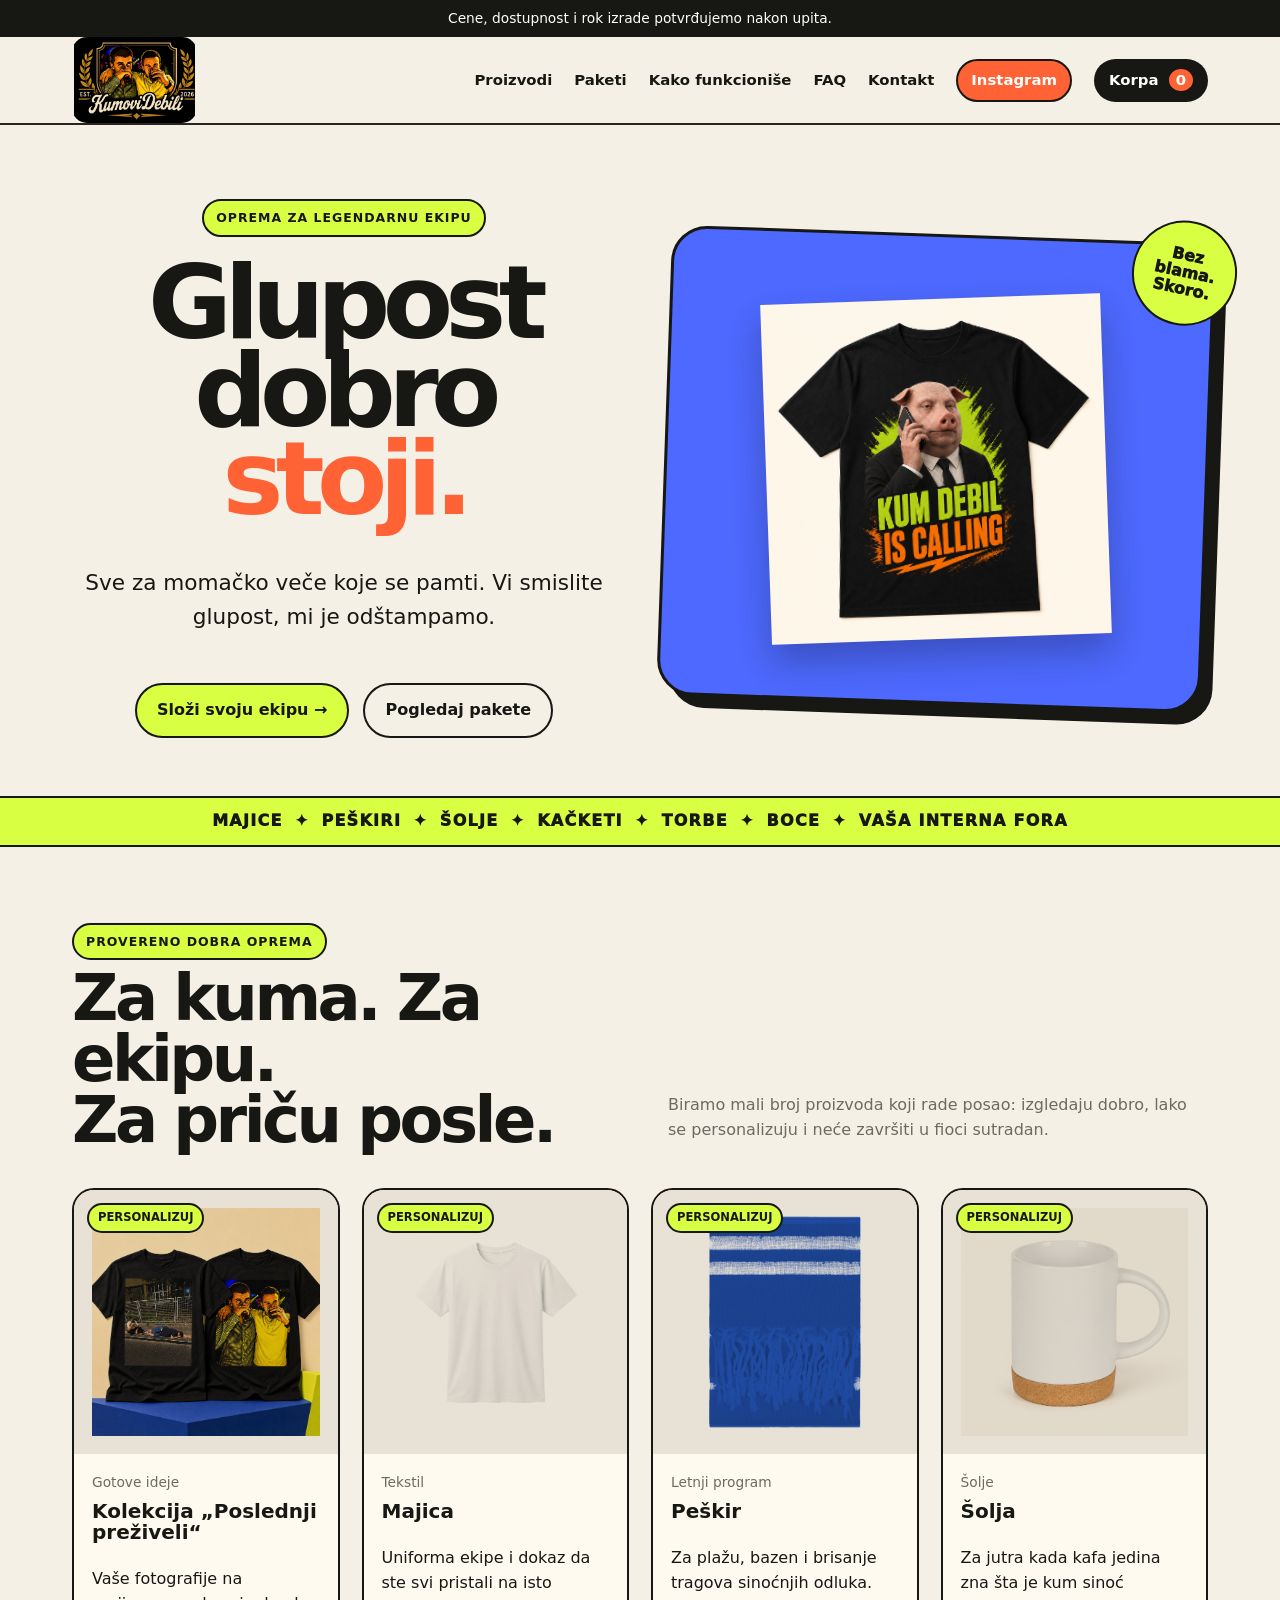
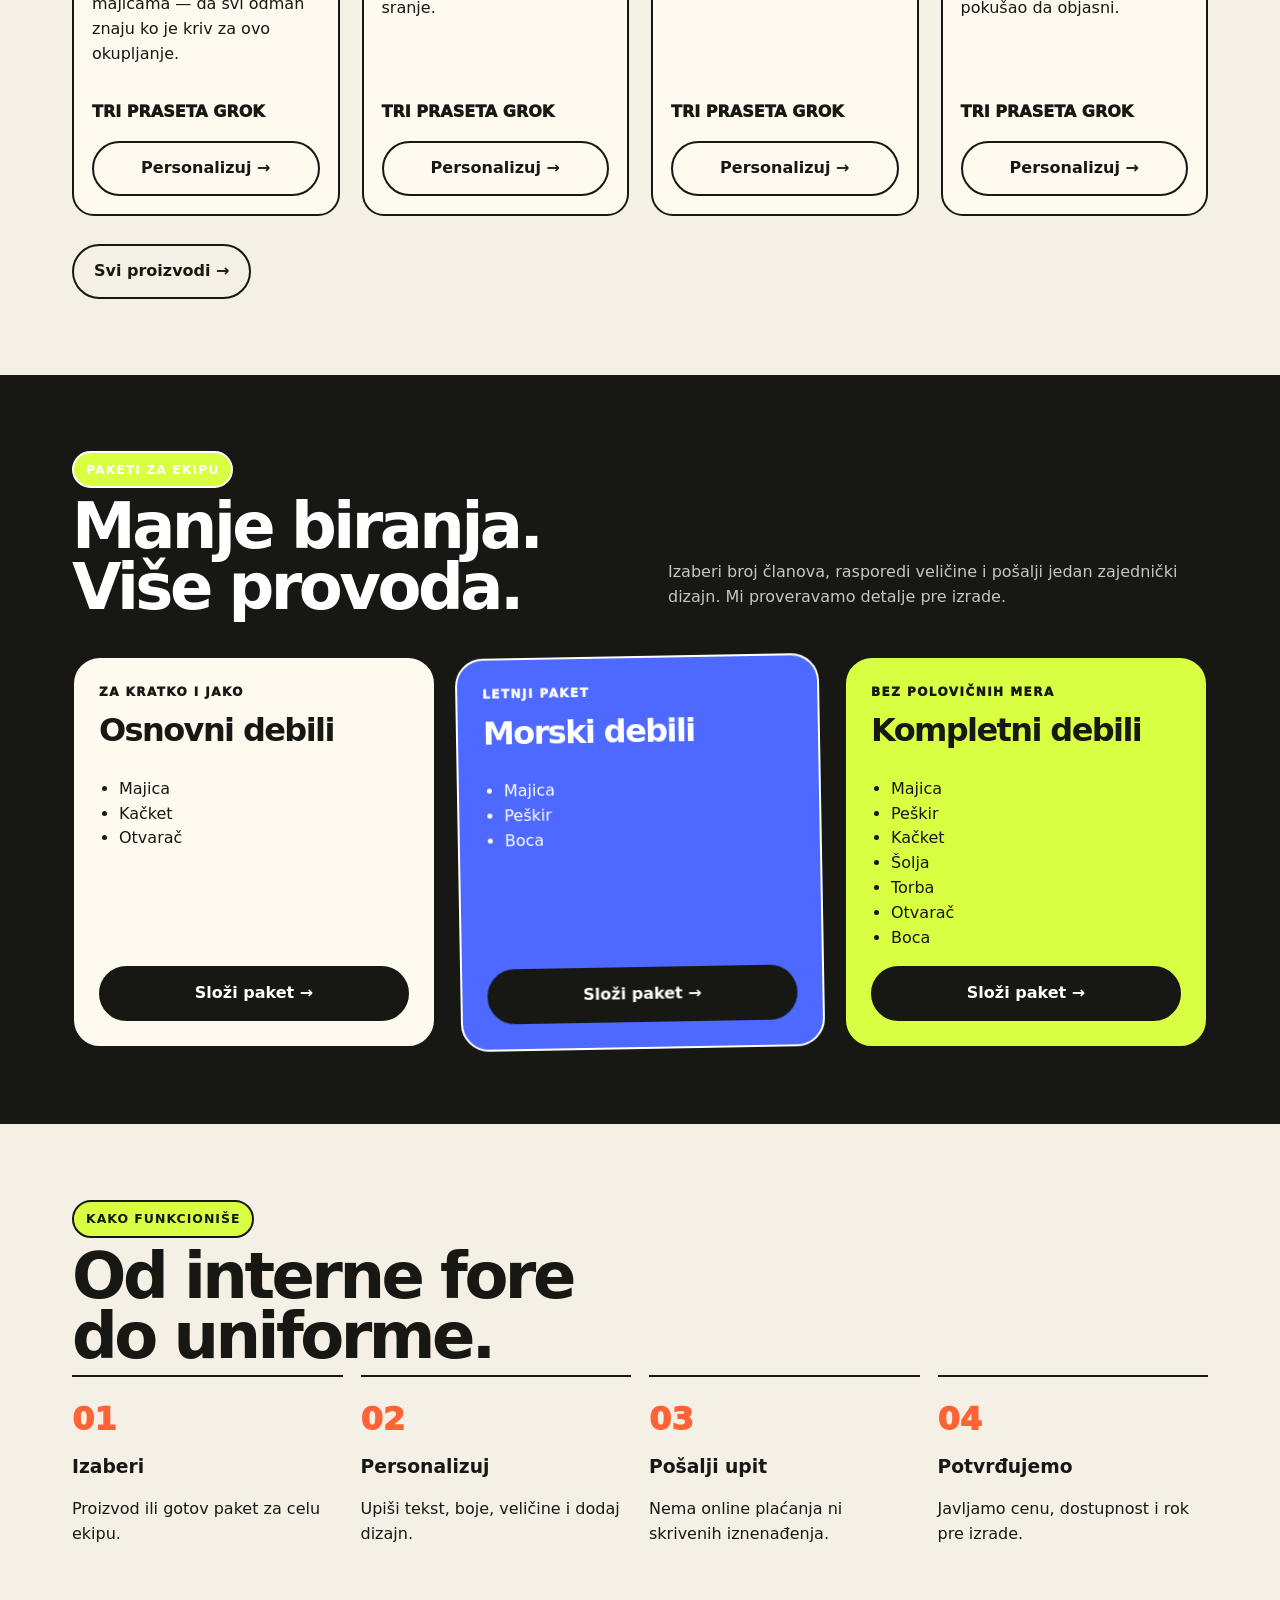
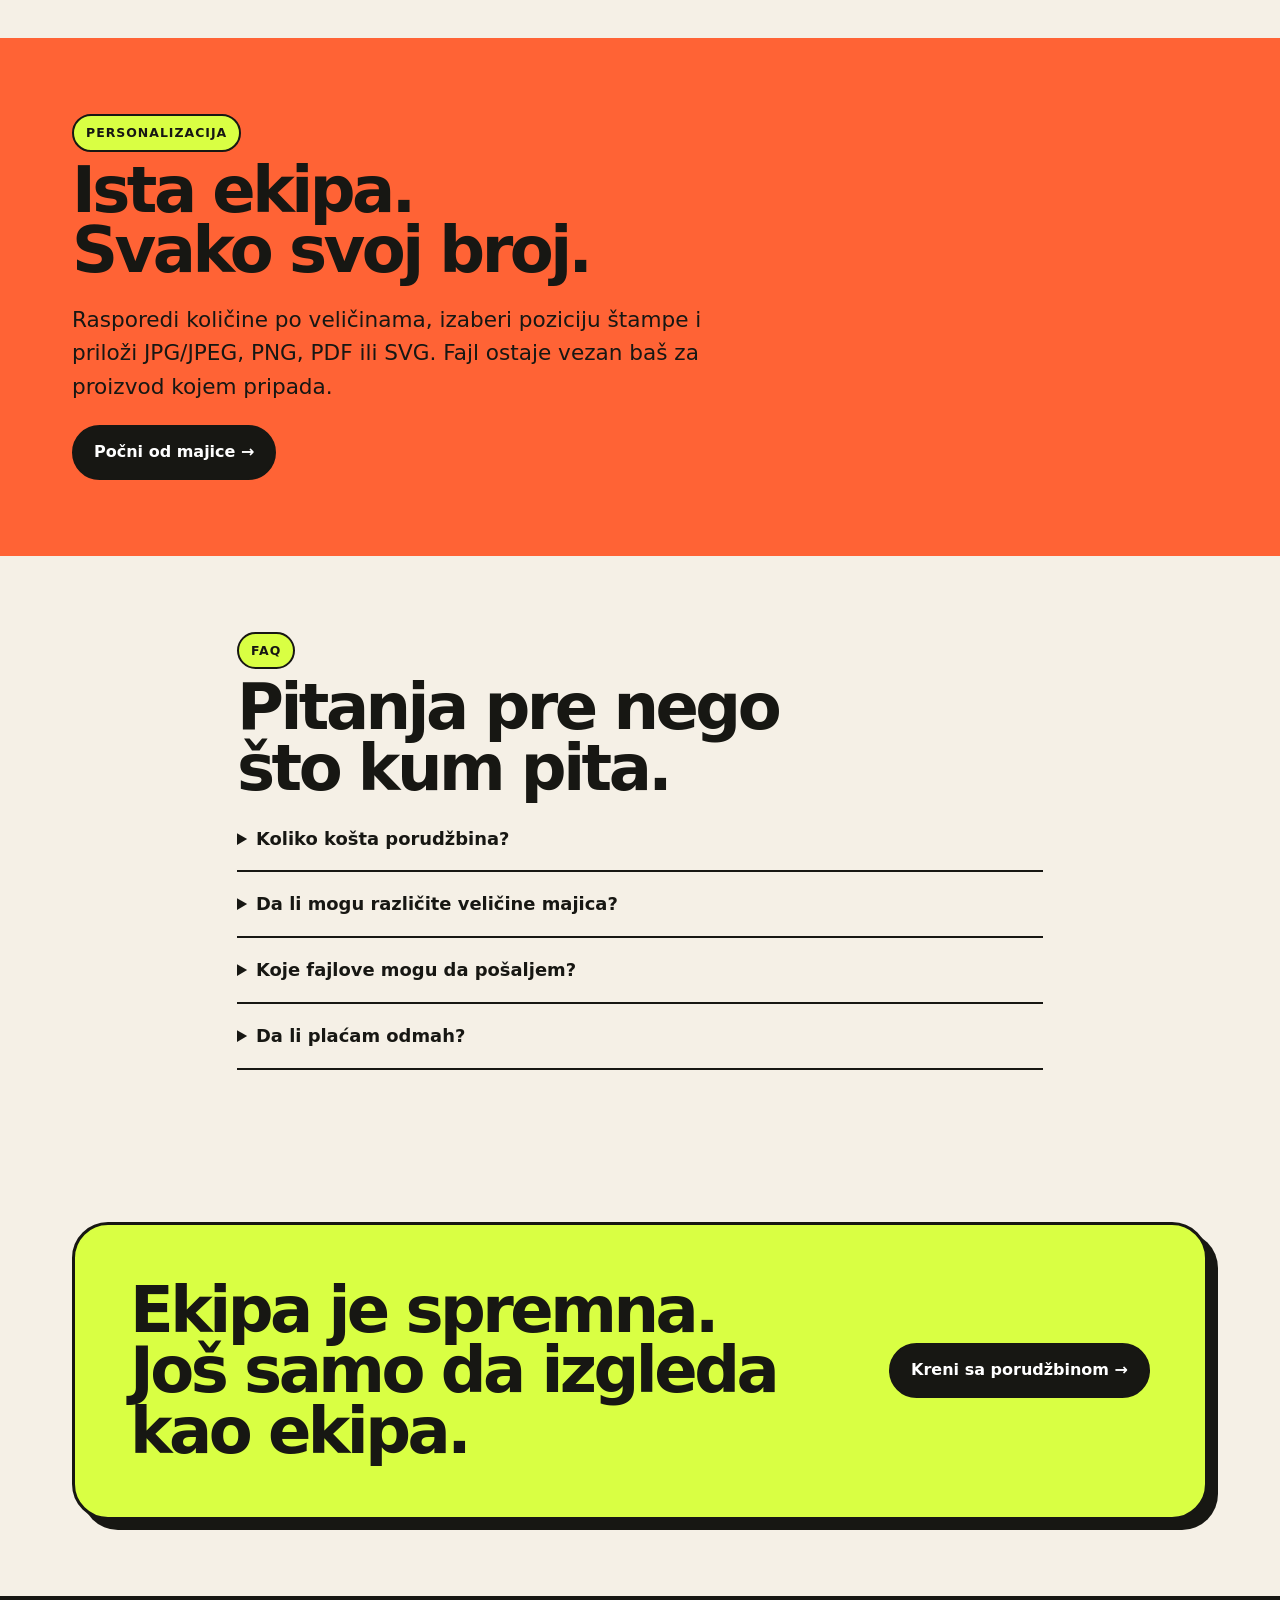
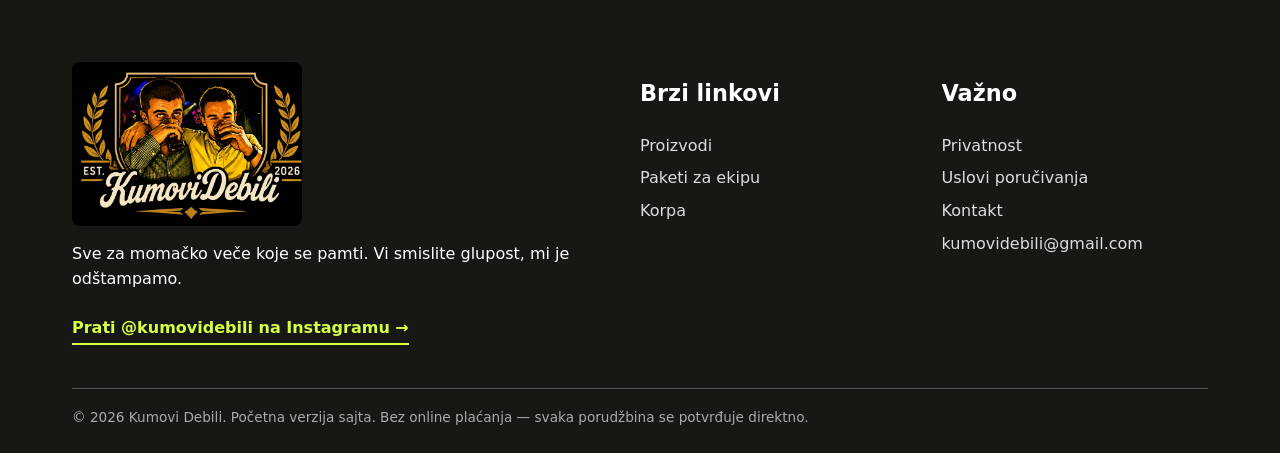
<file: index.html>
<!doctype html><html lang="sr-Latn"><head><meta charset="utf-8"><meta name="viewport" content="width=device-width,initial-scale=1"><link rel="icon" type="image/png" sizes="48x48" href="/assets/images/favicon-48.png"><link rel="icon" type="image/png" sizes="192x192" href="/assets/images/favicon-192.png"><link rel="icon" type="image/png" sizes="512x512" href="/assets/images/favicon-512.png"><link rel="shortcut icon" href="/assets/images/favicon.ico"><link rel="apple-touch-icon" href="/assets/images/favicon-192.png"><title>Kumovi Debili — personalizovani proizvodi za momačko veče</title><meta name="description" content="Majice, peškiri, kačketi, šolje i paketi za momačko veče. Vi smislite glupost, mi je odštampamo."><meta property="og:title" content="Kumovi Debili — Glupost dobro stoji."><meta property="og:description" content="Personalizovani proizvodi i paketi za momačko veče."><meta property="og:image" content="https://kumovidebili.rs/assets/images/logo-kumovi-debili.jpg"><meta property="og:image:width" content="1485"><meta property="og:image:height" content="1059"><meta name="twitter:card" content="summary_large_image"><meta name="twitter:image" content="https://kumovidebili.rs/assets/images/logo-kumovi-debili.jpg"><link rel="stylesheet" href="assets/css/styles.css?v=20260730-3"></head><body><div id="site-header"></div><main id="main"><section class="hero"><div class="container hero-grid"><div class="hero-copy"><span class="eyebrow">Oprema za legendarnu ekipu</span><h1>Glupost<br>dobro <em>stoji.</em></h1><p class="lead">Sve za momačko veče koje se pamti. Vi smislite glupost, mi je odštampamo.</p><div class="actions"><a class="btn lime" href="shop.html">Složi svoju ekipu →</a><a class="btn alt" href="packages.html">Pogledaj pakete</a></div></div><div class="hero-card"><img src="assets/images/majica-john-pork.png" alt="Crna majica sa motivom John Pork i natpisom KUM DEBIL IS CALLING"><div class="sticker">Bez<br>blama.<br>Skoro.</div></div></div></section><nav class="marquee" aria-label="Vrste proizvoda"><span>Majice</span><span>Peškiri</span><span>Šolje</span><span>Kačketi</span><span>Torbe</span><span>Boce</span><span>Vaša interna fora</span></nav><section class="section"><div class="container"><div class="section-head"><div><span class="eyebrow">Provereno dobra oprema</span><h2>Za kuma. Za ekipu.<br>Za priču posle.</h2></div><p class="section-copy">Biramo mali broj proizvoda koji rade posao: izgledaju dobro, lako se personalizuju i neće završiti u fioci sutradan.</p></div><div id="featured-grid" class="grid"></div><div class="actions"><a class="btn alt" href="shop.html">Svi proizvodi →</a></div></div></section><section class="section dark"><div class="container"><div class="section-head"><div><span class="eyebrow">Paketi za ekipu</span><h2>Manje biranja.<br>Više provoda.</h2></div><p class="section-copy">Izaberi broj članova, rasporedi veličine i pošalji jedan zajednički dizajn. Mi proveravamo detalje pre izrade.</p></div><div id="package-grid" class="packages"></div></div></section><section id="kako" class="section"><div class="container"><span class="eyebrow">Kako funkcioniše</span><h2>Od interne fore<br>do uniforme.</h2><div class="steps"><div class="step"><h3>Izaberi</h3><p>Proizvod ili gotov paket za celu ekipu.</p></div><div class="step"><h3>Personalizuj</h3><p>Upiši tekst, boje, veličine i dodaj dizajn.</p></div><div class="step"><h3>Pošalji upit</h3><p>Nema online plaćanja ni skrivenih iznenađenja.</p></div><div class="step"><h3>Potvrđujemo</h3><p>Javljamo cenu, dostupnost i rok pre izrade.</p></div></div></div></section><section class="section orange"><div class="container"><span class="eyebrow">Personalizacija</span><h2>Ista ekipa.<br>Svako svoj broj.</h2><p class="lead">Rasporedi količine po veličinama, izaberi poziciju štampe i priloži JPG/JPEG, PNG, PDF ili SVG. Fajl ostaje vezan baš za proizvod kojem pripada.</p><a class="btn" href="product.html?id=majica">Počni od majice →</a></div></section><section id="faq" class="section"><div class="container faq"><span class="eyebrow">FAQ</span><h2>Pitanja pre nego<br>što kum pita.</h2><details><summary>Koliko košta porudžbina?</summary><p>Cena zavisi od artikla, količine i vrste personalizacije. Zato je svaki proizvod označen kao „TRI PRASETA GROK“, a konačnu cenu potvrđujemo pre izrade.</p></details><details><summary>Da li mogu različite veličine majica?</summary><p>Da. Na stranici proizvoda ili paketa upisuješ raspodelu po veličinama.</p></details><details><summary>Koje fajlove mogu da pošaljem?</summary><p>JPG, JPEG, PNG, PDF i SVG do 20 MB. Za najbolju štampu preporučujemo vektorski PDF ili SVG.</p></details><details><summary>Da li plaćam odmah?</summary><p>Ne. Sajt prima zahtev za porudžbinu; cenu, dostupnost, rok i dostavu potvrđujemo telefonom ili emailom.</p></details></div></section><section class="section"><div class="container"><div class="cta"><h2>Ekipa je spremna. Još samo da izgleda kao ekipa.</h2><a class="btn" href="shop.html">Kreni sa porudžbinom →</a></div></div></section></main><div id="site-footer"></div><script src="assets/js/products.js"></script><script src="assets/js/cart.js"></script><script src="assets/js/app.js?v=20260730-2"></script></body></html>
</file>
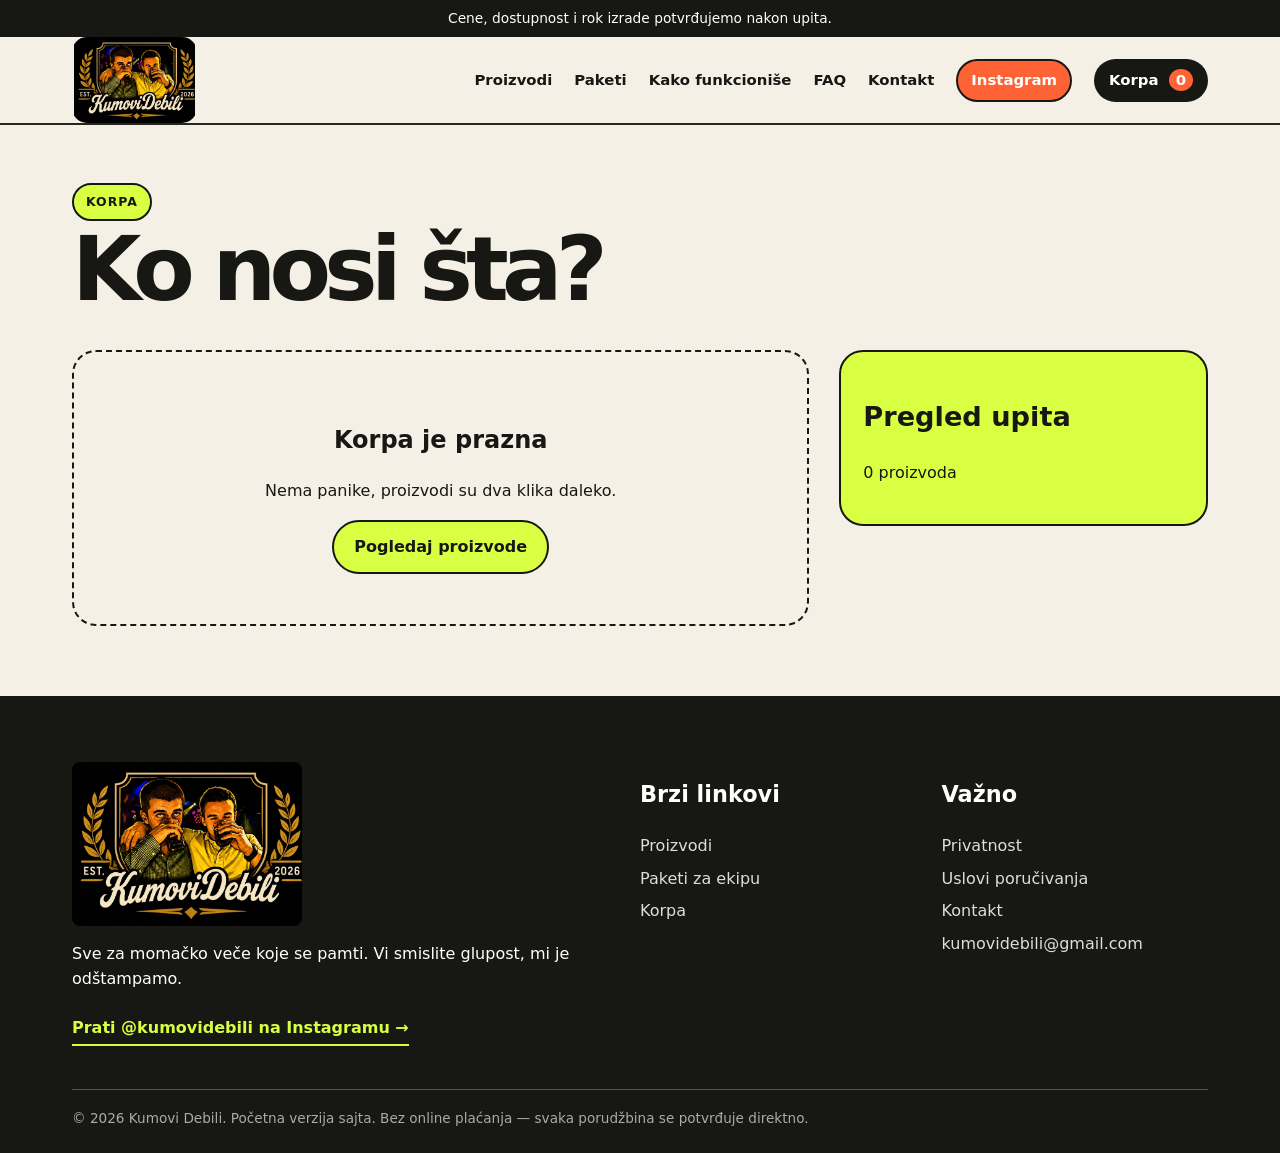
<file: cart.html>
<!doctype html><html lang="sr-Latn"><head><meta charset="utf-8"><meta name="viewport" content="width=device-width,initial-scale=1"><link rel="icon" type="image/png" sizes="48x48" href="/assets/images/favicon-48.png"><link rel="icon" type="image/png" sizes="192x192" href="/assets/images/favicon-192.png"><link rel="icon" type="image/png" sizes="512x512" href="/assets/images/favicon-512.png"><link rel="shortcut icon" href="/assets/images/favicon.ico"><link rel="apple-touch-icon" href="/assets/images/favicon-192.png"><title>Korpa | Kumovi Debili</title><meta name="description" content="Pregled proizvoda i personalizacije."><link rel="stylesheet" href="assets/css/styles.css?v=20260730-3"></head><body><div id="site-header"></div><main id="main"><section class="page-hero"><div class="container"><span class="eyebrow">Korpa</span><h1 class="page-title">Ko nosi šta?</h1></div></section><section class="container cart-layout"><div id="cart-items"></div><aside id="cart-summary" class="summary"></aside></section></main><div id="site-footer"></div><script src="assets/js/products.js"></script><script src="assets/js/cart.js"></script><script src="assets/js/app.js?v=20260730-2"></script><script src="assets/js/cart-page.js"></script></body></html>
</file>
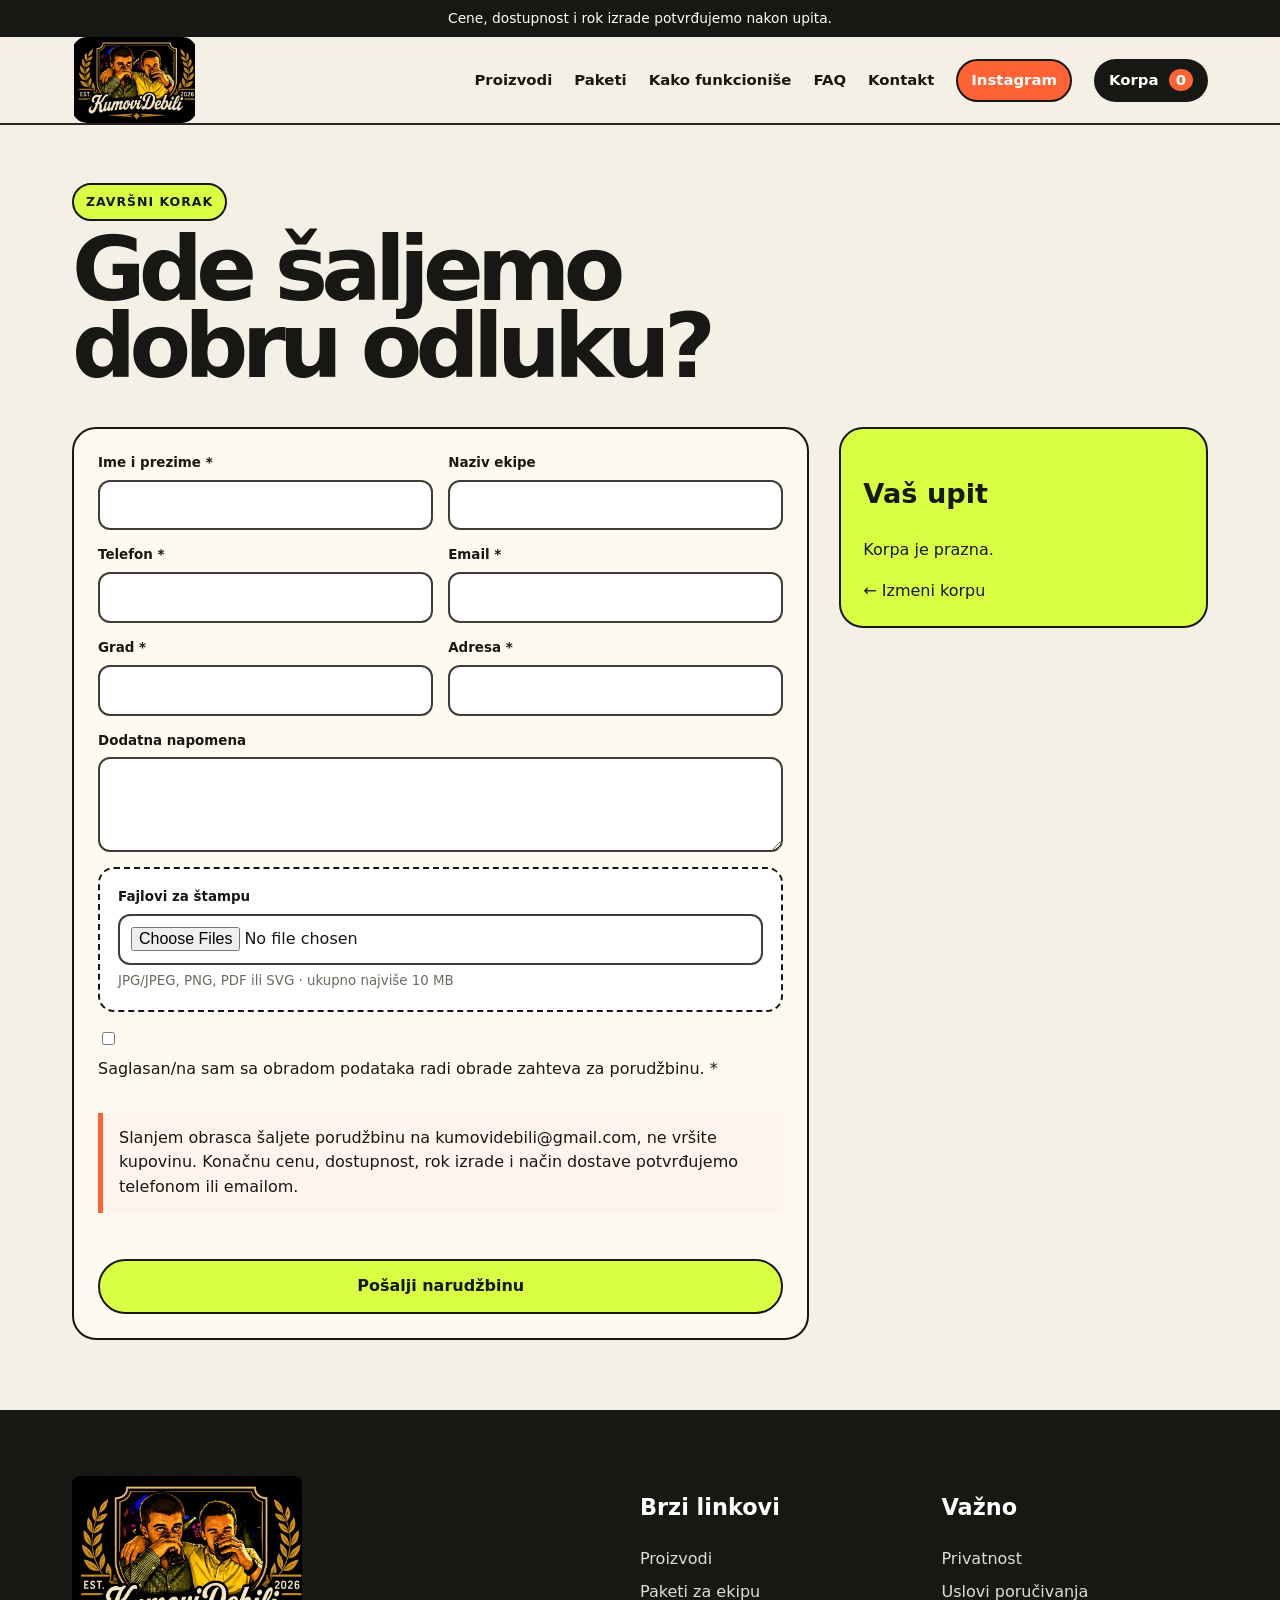
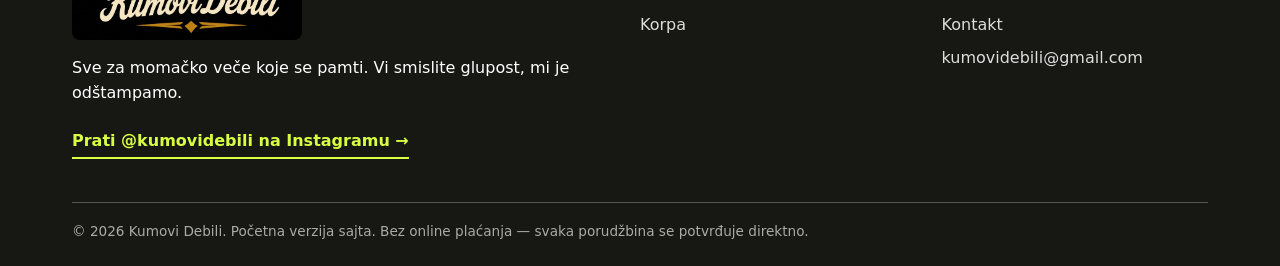
<file: checkout.html>
<!doctype html><html lang="sr-Latn"><head><meta charset="utf-8"><meta name="viewport" content="width=device-width,initial-scale=1"><link rel="icon" type="image/png" sizes="48x48" href="/assets/images/favicon-48.png"><link rel="icon" type="image/png" sizes="192x192" href="/assets/images/favicon-192.png"><link rel="icon" type="image/png" sizes="512x512" href="/assets/images/favicon-512.png"><link rel="shortcut icon" href="/assets/images/favicon.ico"><link rel="apple-touch-icon" href="/assets/images/favicon-192.png"><title>Pošalji narudžbinu | Kumovi Debili</title><meta name="description" content="Pošaljite zahtev za porudžbinu bez online plaćanja."><link rel="stylesheet" href="assets/css/styles.css?v=20260730-3"></head><body><div id="site-header"></div><main id="main"><section class="page-hero"><div class="container"><span class="eyebrow">Završni korak</span><h1 class="page-title">Gde šaljemo<br>dobru odluku?</h1></div></section><section class="container checkout-layout"><form id="checkout-form" class="checkout-form" data-started="0" action="https://formsubmit.co/kumovidebili@gmail.com" method="POST" enctype="multipart/form-data"><div class="form-grid"><div class="field"><label for="name">Ime i prezime *</label><input id="name" name="name" required maxlength="100" autocomplete="name"></div><div class="field"><label for="team">Naziv ekipe</label><input id="team" name="team" maxlength="100"></div><div class="field"><label for="phone">Telefon *</label><input id="phone" name="phone" required maxlength="40" autocomplete="tel"></div><div class="field"><label for="email">Email *</label><input id="email" name="email" type="email" required maxlength="150" autocomplete="email"></div><div class="field"><label for="city">Grad *</label><input id="city" name="city" required maxlength="100" autocomplete="address-level2"></div><div class="field"><label for="address">Adresa *</label><input id="address" name="address" required maxlength="200" autocomplete="street-address"></div><div class="field full"><label for="message">Dodatna napomena</label><textarea id="message" name="message" maxlength="1500"></textarea></div><div class="field full upload"><label for="order-files">Fajlovi za štampu</label><input id="order-files" name="attachment" type="file" multiple accept=".jpg,.jpeg,.png,.pdf,.svg,image/jpeg,image/png,application/pdf,image/svg+xml"><small>JPG/JPEG, PNG, PDF ili SVG · ukupno najviše 10 MB</small></div><div class="field hidden" aria-hidden="true"><label>Ne popunjavati<input name="website" tabindex="-1" autocomplete="off"></label></div><label class="checkbox field full"><input name="consent" type="checkbox" required value="yes"><span>Saglasan/na sam sa obradom podataka radi obrade zahteva za porudžbinu. *</span></label><div class="notice field full">Slanjem obrasca šaljete porudžbinu na kumovidebili@gmail.com, ne vršite kupovinu. Konačnu cenu, dostupnost, rok izrade i način dostave potvrđujemo telefonom ili emailom.</div><div id="checkout-msg" class="field full"></div><button id="submit-order" class="btn lime field full" type="submit">Pošalji narudžbinu</button></div></form><aside class="summary"><h2>Vaš upit</h2><div id="checkout-items"></div><a href="cart.html">← Izmeni korpu</a></aside></section></main><div id="site-footer"></div><script>document.addEventListener("DOMContentLoaded",()=>document.querySelector("#checkout-form").dataset.started=Date.now())</script><script src="assets/js/products.js"></script><script src="assets/js/cart.js"></script><script src="assets/js/app.js?v=20260730-2"></script><script src="assets/js/checkout.js"></script></body></html>
</file>
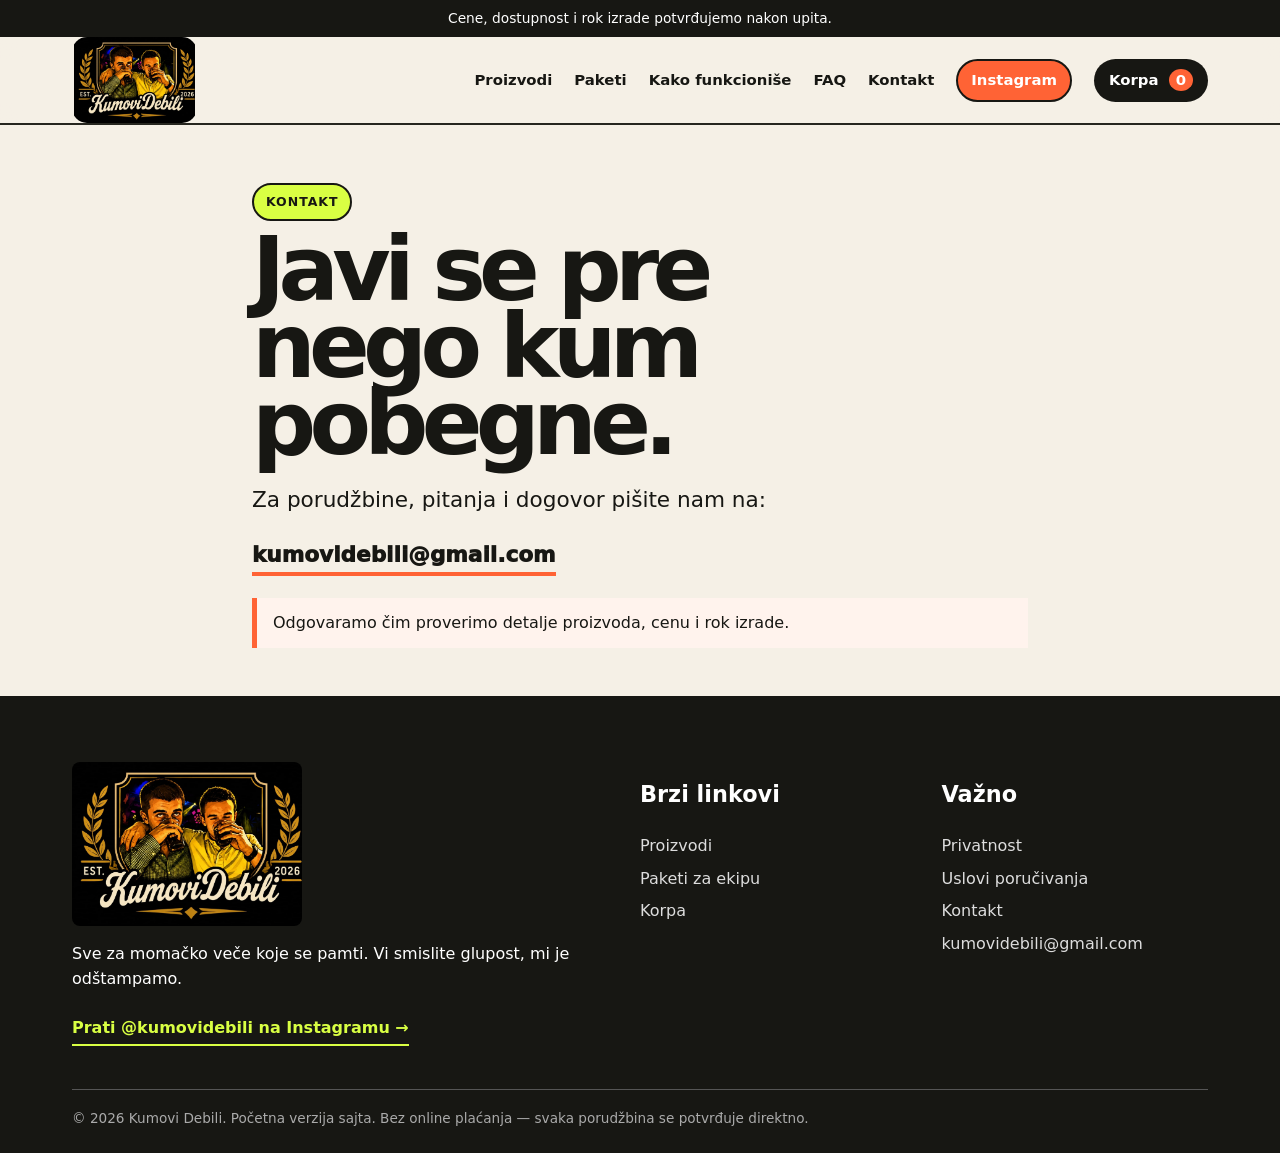
<file: contact.html>
<!doctype html><html lang="sr-Latn"><head><meta charset="utf-8"><meta name="viewport" content="width=device-width,initial-scale=1"><link rel="icon" type="image/png" sizes="48x48" href="/assets/images/favicon-48.png"><link rel="icon" type="image/png" sizes="192x192" href="/assets/images/favicon-192.png"><link rel="icon" type="image/png" sizes="512x512" href="/assets/images/favicon-512.png"><link rel="shortcut icon" href="/assets/images/favicon.ico"><link rel="apple-touch-icon" href="/assets/images/favicon-192.png"><title>Kontakt | Kumovi Debili</title><link rel="stylesheet" href="assets/css/styles.css?v=20260730-3"></head><body><div id="site-header"></div><main id="main"><section class="page-hero"><div class="container legal"><span class="eyebrow">Kontakt</span><h1 class="page-title">Javi se pre<br>nego kum pobegne.</h1><p class="lead">Za porudžbine, pitanja i dogovor pišite nam na:</p><p class="lead"><a class="contact-email" href="mailto:kumovidebili@gmail.com">kumovidebili@gmail.com</a></p><div class="notice">Odgovaramo čim proverimo detalje proizvoda, cenu i rok izrade.</div></div></section></main><div id="site-footer"></div><script src="assets/js/cart.js"></script><script src="assets/js/app.js?v=20260730-2"></script></body></html>
</file>
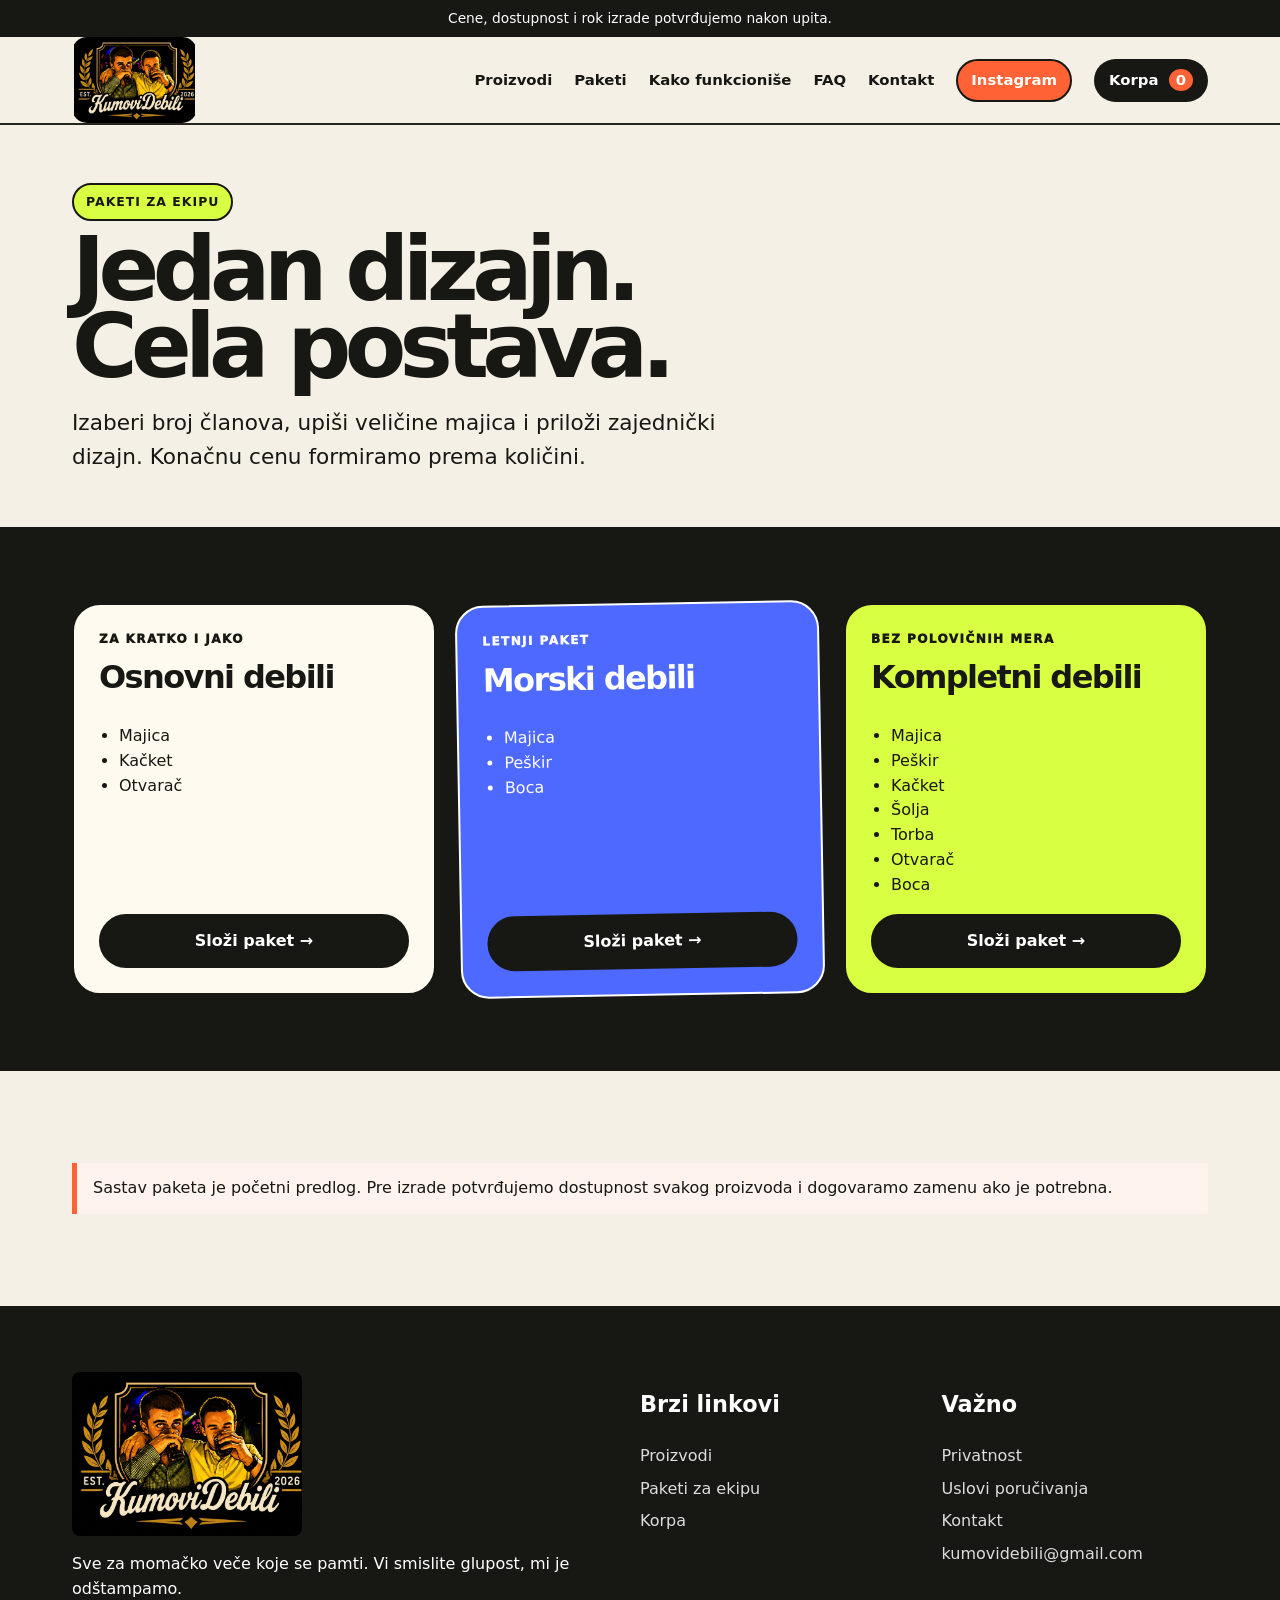
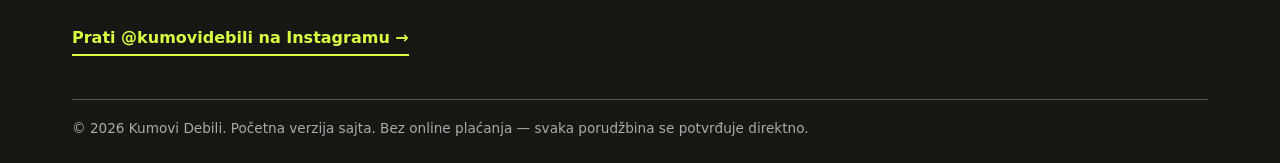
<file: packages.html>
<!doctype html><html lang="sr-Latn"><head><meta charset="utf-8"><meta name="viewport" content="width=device-width,initial-scale=1"><link rel="icon" type="image/png" sizes="48x48" href="/assets/images/favicon-48.png"><link rel="icon" type="image/png" sizes="192x192" href="/assets/images/favicon-192.png"><link rel="icon" type="image/png" sizes="512x512" href="/assets/images/favicon-512.png"><link rel="shortcut icon" href="/assets/images/favicon.ico"><link rel="apple-touch-icon" href="/assets/images/favicon-192.png"><title>Paketi za ekipu | Kumovi Debili</title><meta name="description" content="Osnovni, morski i kompletni paket za momačko veče."><link rel="stylesheet" href="assets/css/styles.css?v=20260730-3"></head><body><div id="site-header"></div><main id="main"><section class="page-hero"><div class="container"><span class="eyebrow">Paketi za ekipu</span><h1 class="page-title">Jedan dizajn.<br>Cela postava.</h1><p class="lead">Izaberi broj članova, upiši veličine majica i priloži zajednički dizajn. Konačnu cenu formiramo prema količini.</p></div></section><section class="section dark"><div class="container"><div id="package-grid" class="packages"></div></div></section><section class="section"><div class="container"><div class="notice">Sastav paketa je početni predlog. Pre izrade potvrđujemo dostupnost svakog proizvoda i dogovaramo zamenu ako je potrebna.</div></div></section></main><div id="site-footer"></div><script src="assets/js/products.js"></script><script src="assets/js/cart.js"></script><script src="assets/js/app.js?v=20260730-2"></script></body></html>
</file>
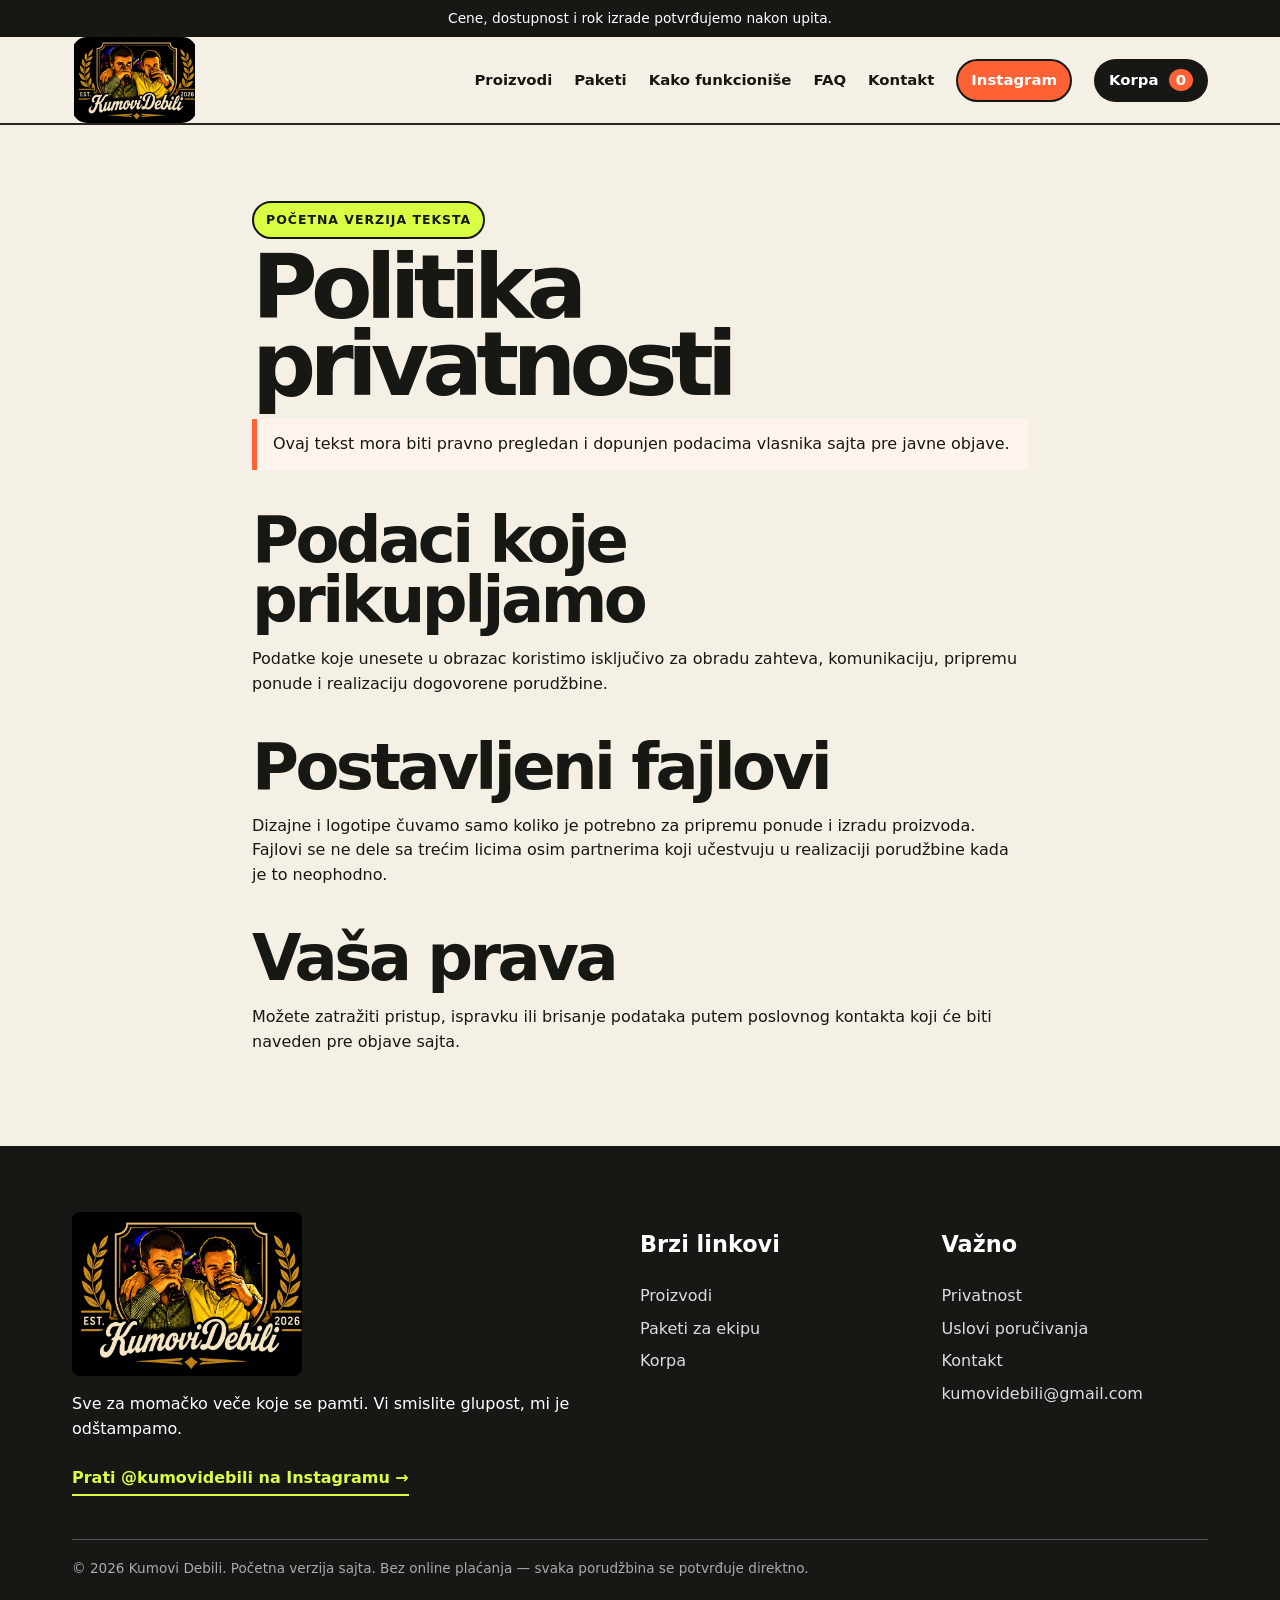
<file: privacy.html>
<!doctype html><html lang="sr-Latn"><head><meta charset="utf-8"><meta name="viewport" content="width=device-width,initial-scale=1"><link rel="icon" type="image/png" sizes="48x48" href="/assets/images/favicon-48.png"><link rel="icon" type="image/png" sizes="192x192" href="/assets/images/favicon-192.png"><link rel="icon" type="image/png" sizes="512x512" href="/assets/images/favicon-512.png"><link rel="shortcut icon" href="/assets/images/favicon.ico"><link rel="apple-touch-icon" href="/assets/images/favicon-192.png"><title>Politika privatnosti | Kumovi Debili</title><link rel="stylesheet" href="assets/css/styles.css?v=20260730-3"></head><body><div id="site-header"></div><main id="main"><section class="section"><article class="container legal"><span class="eyebrow">Početna verzija teksta</span><h1 class="page-title">Politika privatnosti</h1><div class="notice">Ovaj tekst mora biti pravno pregledan i dopunjen podacima vlasnika sajta pre javne objave.</div><h2>Podaci koje prikupljamo</h2><p>Podatke koje unesete u obrazac koristimo isključivo za obradu zahteva, komunikaciju, pripremu ponude i realizaciju dogovorene porudžbine.</p><h2>Postavljeni fajlovi</h2><p>Dizajne i logotipe čuvamo samo koliko je potrebno za pripremu ponude i izradu proizvoda. Fajlovi se ne dele sa trećim licima osim partnerima koji učestvuju u realizaciji porudžbine kada je to neophodno.</p><h2>Vaša prava</h2><p>Možete zatražiti pristup, ispravku ili brisanje podataka putem poslovnog kontakta koji će biti naveden pre objave sajta.</p></article></section></main><div id="site-footer"></div><script src="assets/js/cart.js"></script><script src="assets/js/app.js?v=20260730-2"></script></body></html>
</file>
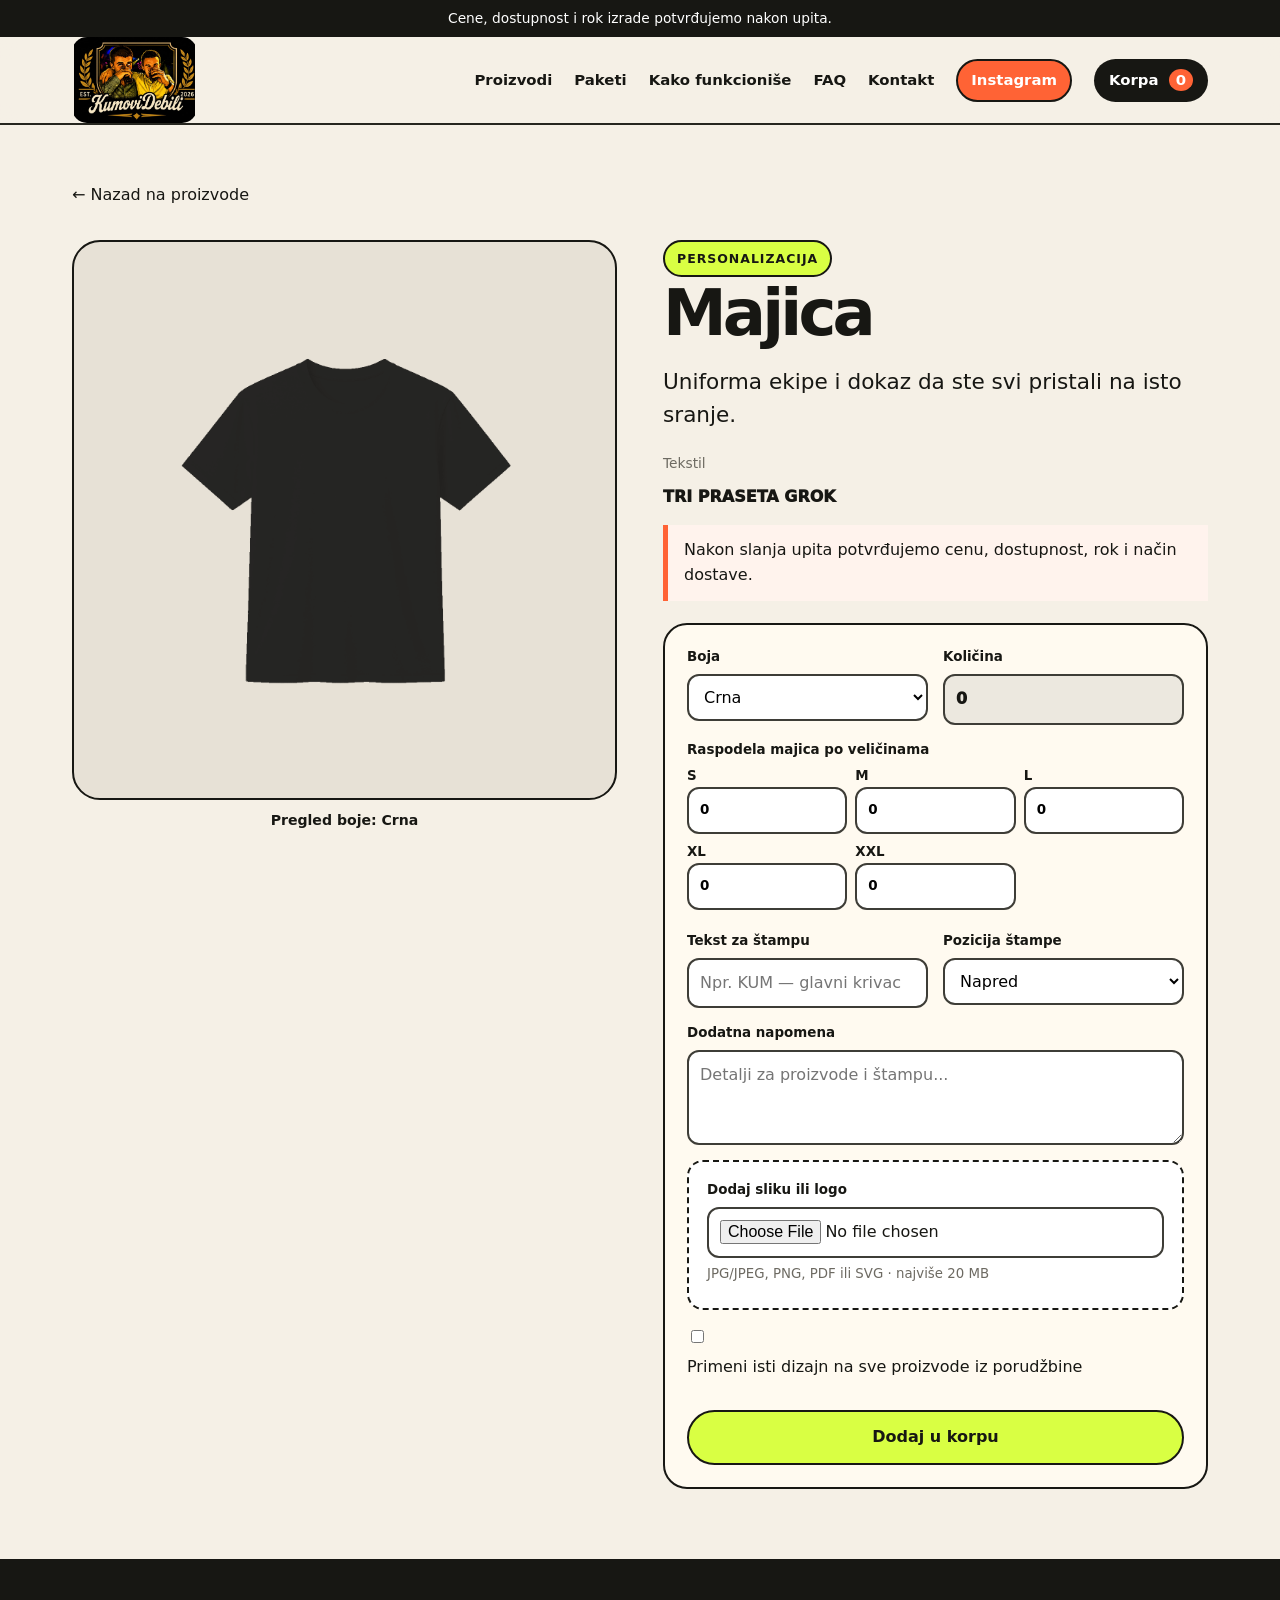
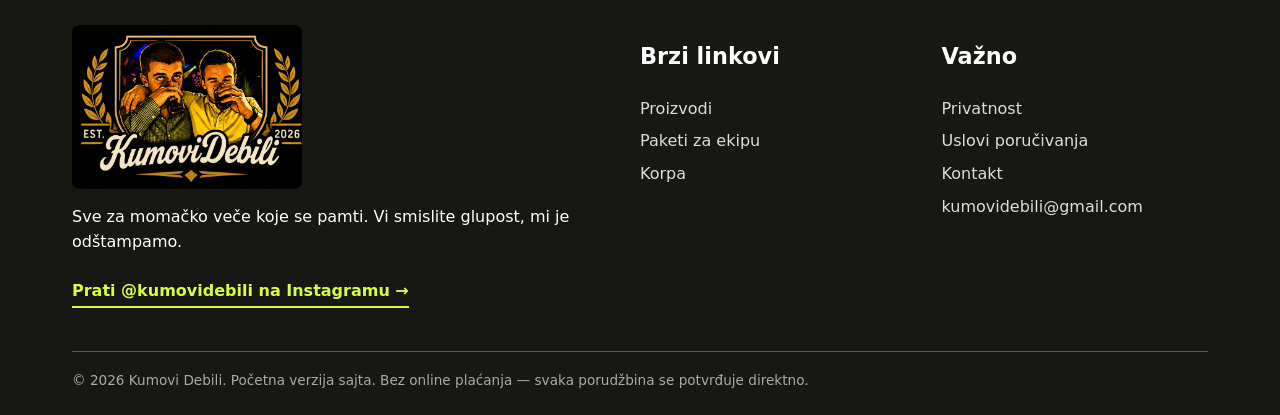
<file: product.html>
<!doctype html><html lang="sr-Latn"><head><meta charset="utf-8"><meta name="viewport" content="width=device-width,initial-scale=1"><link rel="icon" type="image/png" sizes="48x48" href="/assets/images/favicon-48.png"><link rel="icon" type="image/png" sizes="192x192" href="/assets/images/favicon-192.png"><link rel="icon" type="image/png" sizes="512x512" href="/assets/images/favicon-512.png"><link rel="shortcut icon" href="/assets/images/favicon.ico"><link rel="apple-touch-icon" href="/assets/images/favicon-192.png"><title>Personalizacija | Kumovi Debili</title><meta name="description" content="Izaberite boju, veličine, količinu, tekst i dizajn."><link rel="stylesheet" href="assets/css/styles.css?v=20260730-3"></head><body><div id="site-header"></div><main id="main"><section class="page-hero"><div class="container"><a href="shop.html">← Nazad na proizvode</a></div></section><section id="product-view" class="container"></section></main><div id="site-footer"></div><script src="assets/js/products.js"></script><script src="assets/js/cart.js"></script><script src="assets/js/app.js?v=20260730-2"></script><script src="assets/js/product.js"></script></body></html>
</file>
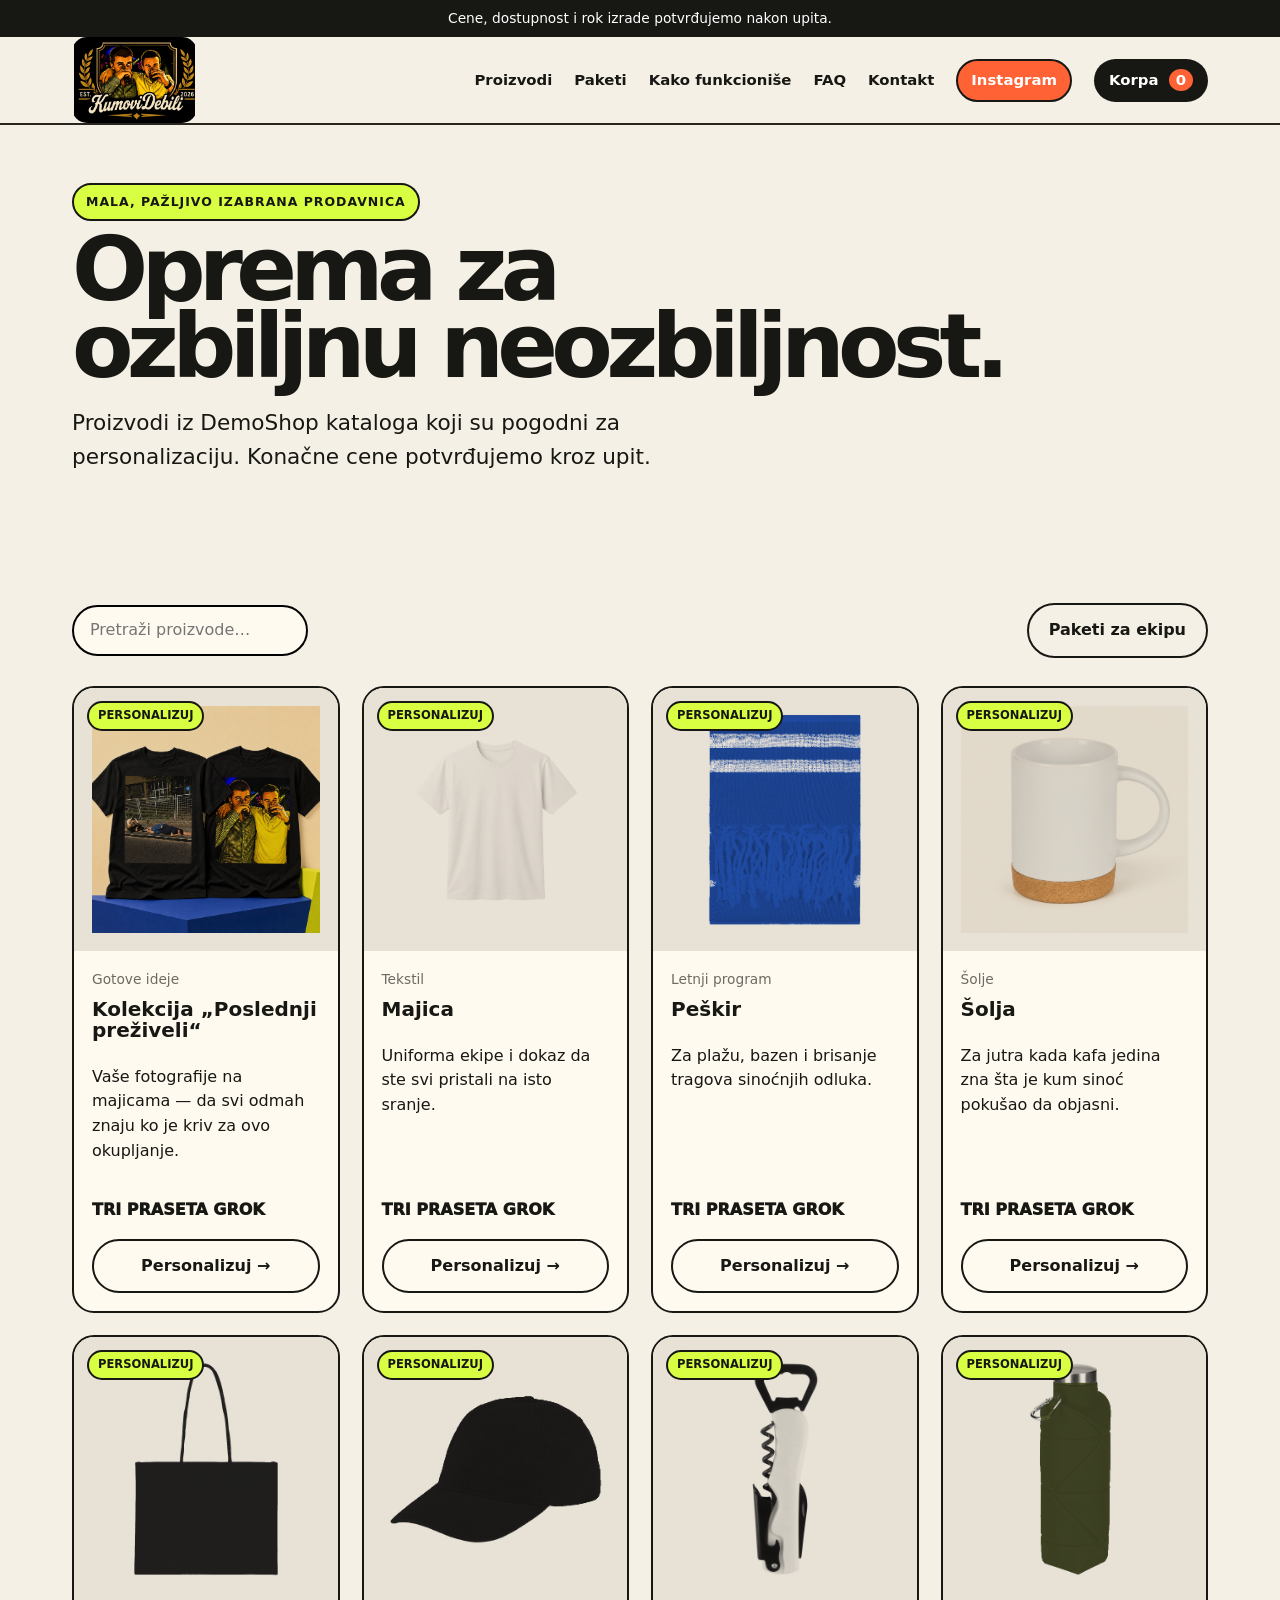
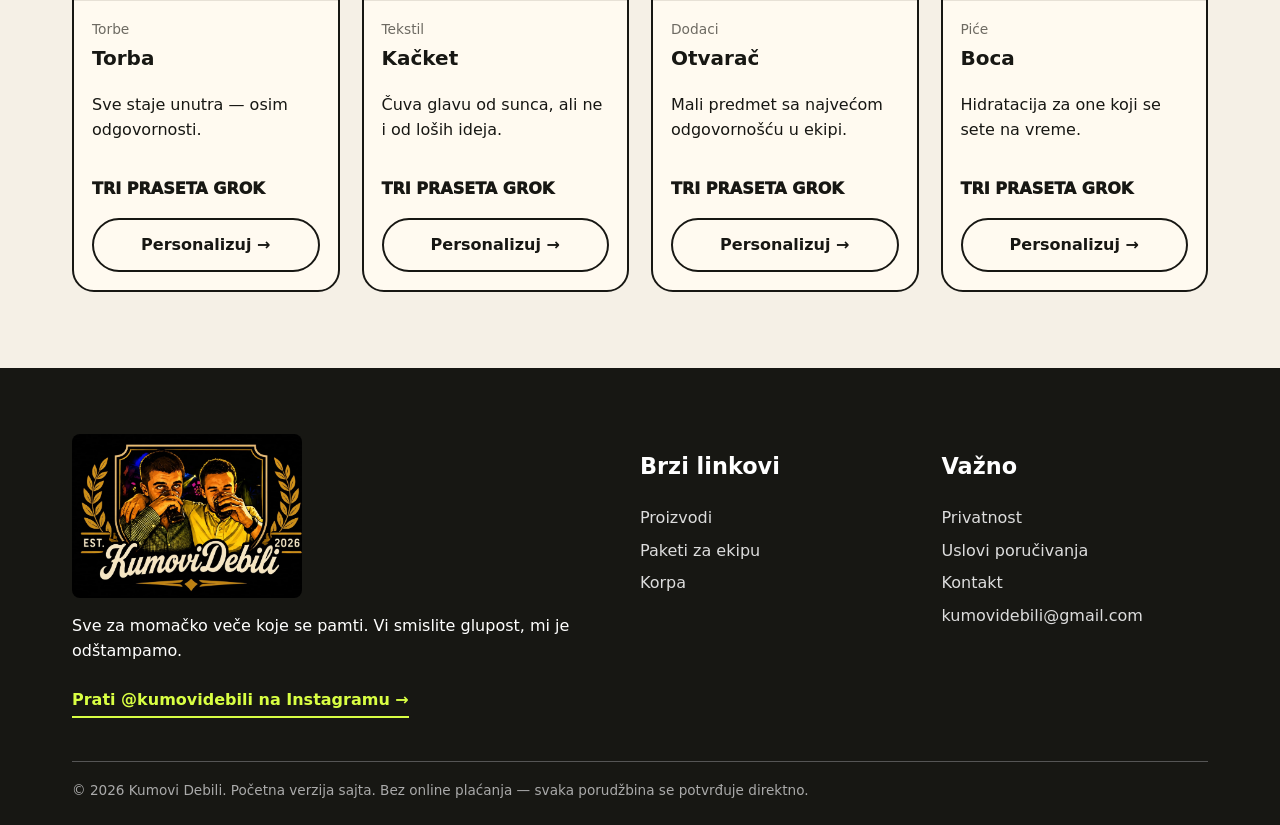
<file: shop.html>
<!doctype html><html lang="sr-Latn"><head><meta charset="utf-8"><meta name="viewport" content="width=device-width,initial-scale=1"><link rel="icon" type="image/png" sizes="48x48" href="/assets/images/favicon-48.png"><link rel="icon" type="image/png" sizes="192x192" href="/assets/images/favicon-192.png"><link rel="icon" type="image/png" sizes="512x512" href="/assets/images/favicon-512.png"><link rel="shortcut icon" href="/assets/images/favicon.ico"><link rel="apple-touch-icon" href="/assets/images/favicon-192.png"><title>Proizvodi | Kumovi Debili</title><meta name="description" content="Personalizovani proizvodi za momačko veče."><link rel="stylesheet" href="assets/css/styles.css?v=20260730-3"></head><body><div id="site-header"></div><main id="main"><section class="page-hero"><div class="container"><span class="eyebrow">Mala, pažljivo izabrana prodavnica</span><h1 class="page-title">Oprema za<br>ozbiljnu neozbiljnost.</h1><p class="lead">Proizvodi iz DemoShop kataloga koji su pogodni za personalizaciju. Konačne cene potvrđujemo kroz upit.</p></div></section><section class="section"><div class="container"><div class="toolbar"><input id="shop-search" type="search" placeholder="Pretraži proizvode…" aria-label="Pretraži proizvode"><a class="btn alt" href="packages.html">Paketi za ekipu</a></div><div id="product-grid" class="grid"></div></div></section></main><div id="site-footer"></div><script src="assets/js/products.js"></script><script src="assets/js/cart.js"></script><script src="assets/js/app.js?v=20260730-2"></script></body></html>
</file>
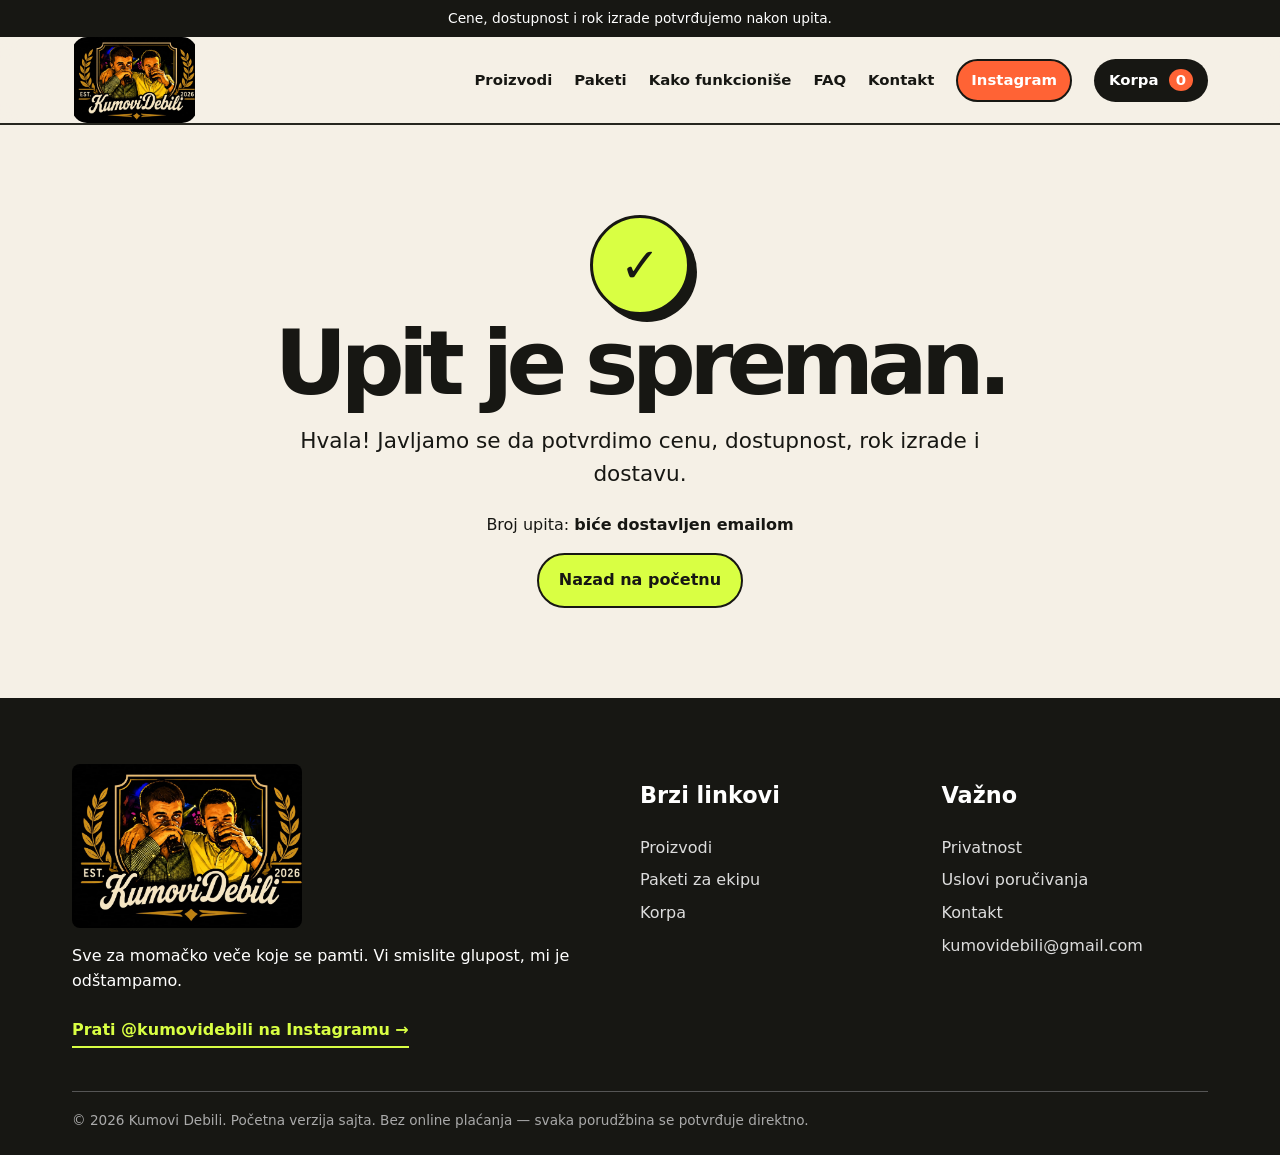
<file: success.html>
<!doctype html><html lang="sr-Latn"><head><meta charset="utf-8"><meta name="viewport" content="width=device-width,initial-scale=1"><link rel="icon" type="image/png" sizes="48x48" href="/assets/images/favicon-48.png"><link rel="icon" type="image/png" sizes="192x192" href="/assets/images/favicon-192.png"><link rel="icon" type="image/png" sizes="512x512" href="/assets/images/favicon-512.png"><link rel="shortcut icon" href="/assets/images/favicon.ico"><link rel="apple-touch-icon" href="/assets/images/favicon-192.png"><title>Upit je primljen | Kumovi Debili</title><link rel="stylesheet" href="assets/css/styles.css?v=20260730-3"></head><body><div id="site-header"></div><main id="main" class="success-page"><div class="success-icon">✓</div><h1 class="page-title">Upit je spreman.</h1><p class="lead" style="margin-inline:auto">Hvala! Javljamo se da potvrdimo cenu, dostupnost, rok izrade i dostavu.</p><p>Broj upita: <strong id="order-id"></strong></p><a class="btn lime" href="index.html">Nazad na početnu</a></main><div id="site-footer"></div><script src="assets/js/cart.js"></script><script src="assets/js/app.js?v=20260730-2"></script><script>document.addEventListener("DOMContentLoaded",()=>{document.querySelector("#order-id").textContent=new URLSearchParams(location.search).get("order")||sessionStorage.getItem("kdLastOrder")||"biće dostavljen emailom";localStorage.removeItem("kumoviDebiliCartV1");window.dispatchEvent(new Event("kd-cart"))})</script></body></html>
</file>
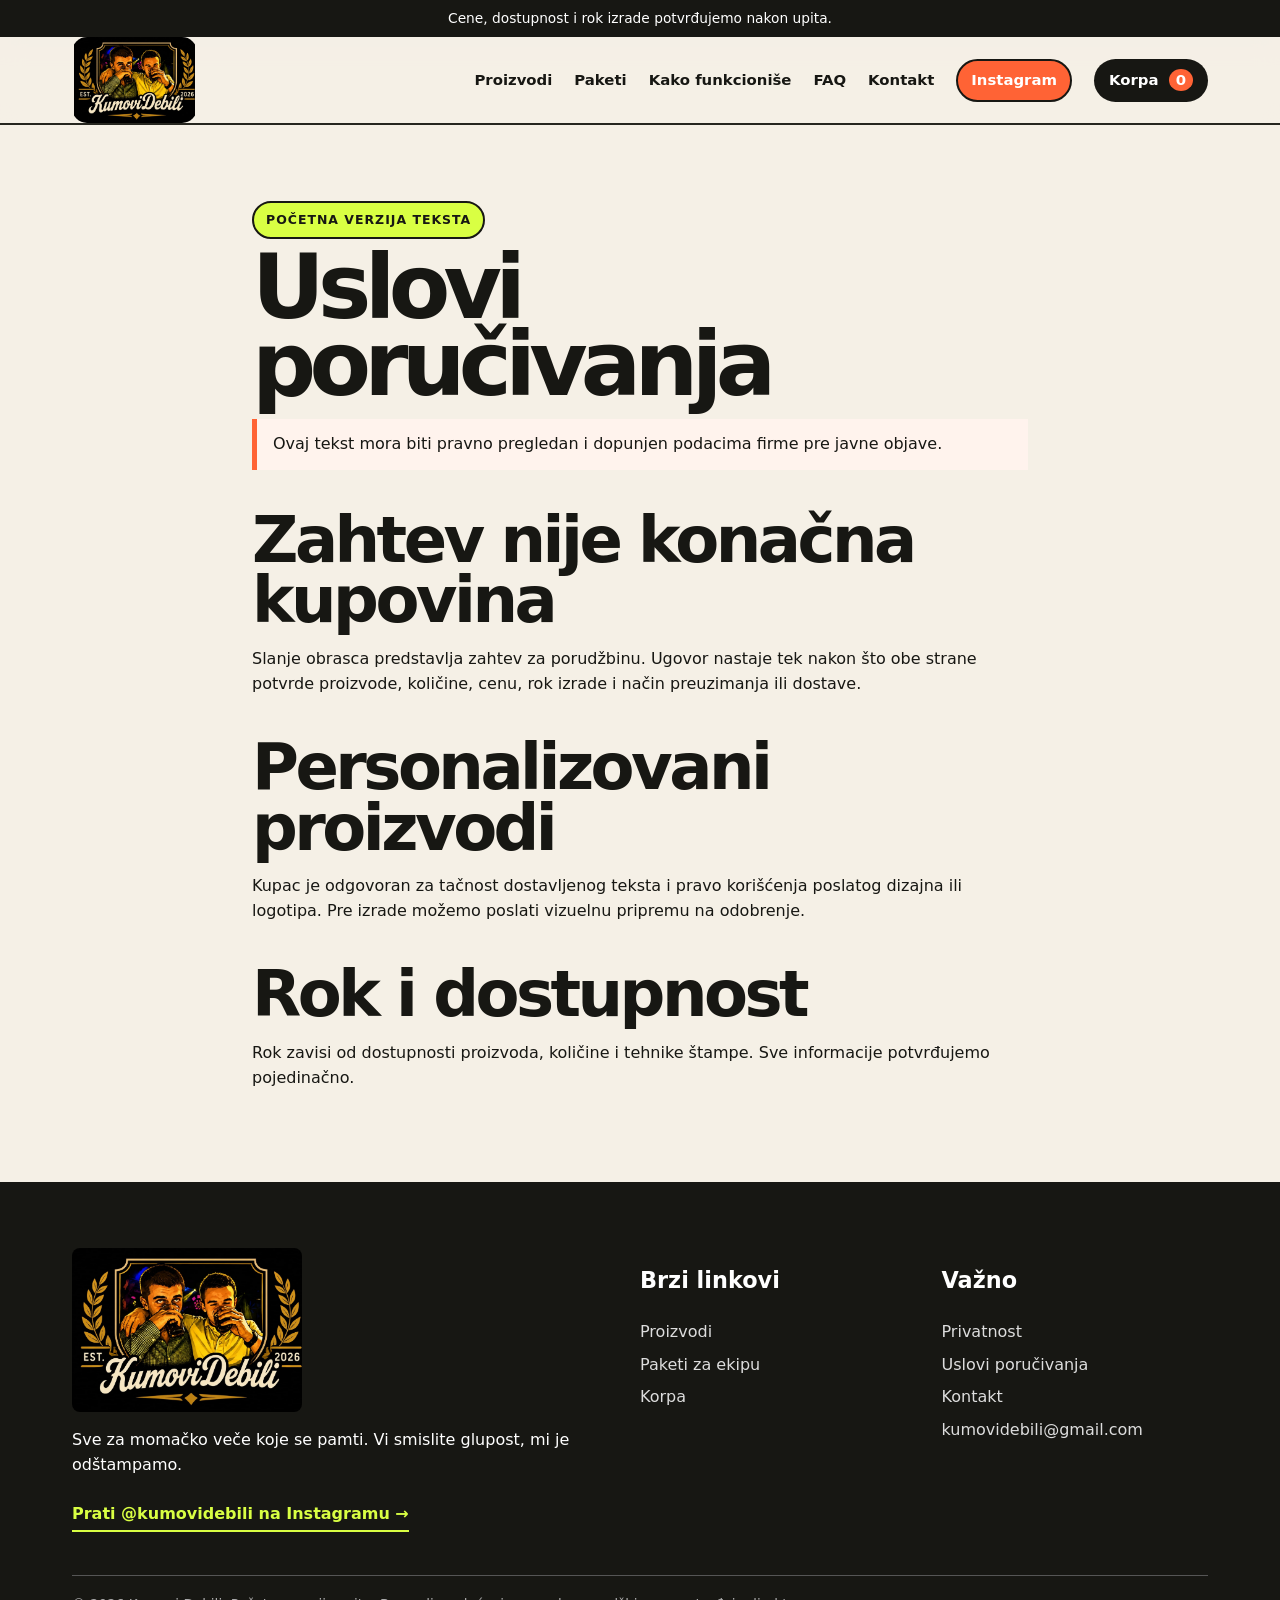
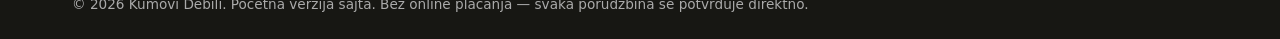
<file: terms.html>
<!doctype html><html lang="sr-Latn"><head><meta charset="utf-8"><meta name="viewport" content="width=device-width,initial-scale=1"><link rel="icon" type="image/png" sizes="48x48" href="/assets/images/favicon-48.png"><link rel="icon" type="image/png" sizes="192x192" href="/assets/images/favicon-192.png"><link rel="icon" type="image/png" sizes="512x512" href="/assets/images/favicon-512.png"><link rel="shortcut icon" href="/assets/images/favicon.ico"><link rel="apple-touch-icon" href="/assets/images/favicon-192.png"><title>Uslovi poručivanja | Kumovi Debili</title><link rel="stylesheet" href="assets/css/styles.css?v=20260730-3"></head><body><div id="site-header"></div><main id="main"><section class="section"><article class="container legal"><span class="eyebrow">Početna verzija teksta</span><h1 class="page-title">Uslovi poručivanja</h1><div class="notice">Ovaj tekst mora biti pravno pregledan i dopunjen podacima firme pre javne objave.</div><h2>Zahtev nije konačna kupovina</h2><p>Slanje obrasca predstavlja zahtev za porudžbinu. Ugovor nastaje tek nakon što obe strane potvrde proizvode, količine, cenu, rok izrade i način preuzimanja ili dostave.</p><h2>Personalizovani proizvodi</h2><p>Kupac je odgovoran za tačnost dostavljenog teksta i pravo korišćenja poslatog dizajna ili logotipa. Pre izrade možemo poslati vizuelnu pripremu na odobrenje.</p><h2>Rok i dostupnost</h2><p>Rok zavisi od dostupnosti proizvoda, količine i tehnike štampe. Sve informacije potvrđujemo pojedinačno.</p></article></section></main><div id="site-footer"></div><script src="assets/js/cart.js"></script><script src="assets/js/app.js?v=20260730-2"></script></body></html>
</file>
<file: assets/css/styles.css>
:root{--ink:#171713;--paper:#f5f0e6;--cream:#fffaf0;--lime:#d9ff43;--orange:#ff6335;--blue:#4d69ff;--muted:#6d6a62;--line:#26261f;--radius:22px;--shadow:7px 7px 0 var(--ink);--font:Inter,ui-sans-serif,system-ui,-apple-system,"Segoe UI",sans-serif}
*{box-sizing:border-box}html{scroll-behavior:smooth}body{margin:0;background:var(--paper);color:var(--ink);font-family:var(--font);line-height:1.55}img{max-width:100%;display:block}a{color:inherit;text-decoration:none}button,input,select,textarea{font:inherit}button{cursor:pointer}.skip{position:absolute;left:-9999px}.skip:focus{left:12px;top:12px;background:white;padding:10px;z-index:99}
.topbar{background:var(--ink);color:white;text-align:center;padding:8px 16px;font-size:.86rem}.header{position:sticky;top:0;z-index:30;background:rgba(245,240,230,.94);backdrop-filter:blur(12px);border-bottom:2px solid var(--line)}.nav{max-width:1180px;margin:auto;min-height:76px;display:flex;align-items:center;gap:26px;padding:0 22px}.logo{font-weight:950;font-size:1.35rem;letter-spacing:-.06em;text-transform:uppercase;display:flex;align-items:center;gap:10px}.logo::before{content:"KD";display:grid;place-items:center;width:43px;height:43px;border:2px solid var(--ink);border-radius:50%;background:var(--lime);transform:rotate(-7deg);font-size:.8rem;letter-spacing:0}.links{display:flex;align-items:center;gap:22px;margin-left:auto;font-size:.93rem;font-weight:750}.links a:hover{text-decoration:underline;text-decoration-thickness:3px}.cart-link{background:var(--ink);color:white;padding:10px 15px;border-radius:999px}.cart-count{background:var(--orange);border-radius:50%;padding:2px 7px;margin-left:5px}.menu-btn{display:none;margin-left:auto;border:2px solid;background:var(--lime);border-radius:10px;padding:8px 11px;font-weight:900}
.logo-image::before{display:none}.logo-image img{width:125px;height:86px;object-fit:contain;object-position:center;border:0;border-radius:15px}.footer-logo img{width:230px;height:auto;max-height:165px;object-fit:contain;object-position:left center;border:0;border-radius:8px}
@media(max-width:580px){.logo-image img{width:108px;height:76px;object-fit:contain;border:0;border-radius:13px}.footer-logo img{width:230px;height:auto;max-height:165px;object-fit:contain;border:0;border-radius:8px}}
.instagram-link{border:2px solid var(--ink);border-radius:999px;padding:8px 13px;background:var(--orange);color:white}.footer .footer-instagram{display:inline-flex;color:var(--lime);font-weight:850;border-bottom:2px solid var(--lime);padding-bottom:3px}
.container{max-width:1180px;margin:auto;padding:0 22px}.hero{padding:74px 0 58px;overflow:hidden}.hero-grid{display:grid;grid-template-columns:1fr 1fr;gap:48px;align-items:center}.hero-copy{text-align:center;display:flex;flex-direction:column;align-items:center}.hero-copy .actions{justify-content:center}.eyebrow{display:inline-flex;gap:8px;align-items:center;background:var(--lime);border:2px solid;padding:7px 12px;border-radius:999px;font-weight:850;text-transform:uppercase;font-size:.78rem;letter-spacing:.08em}.hero h1,.page-title{font-size:clamp(3.3rem,8vw,7.4rem);line-height:.86;letter-spacing:-.075em;margin:22px 0}.hero h1 em{color:var(--orange);font-style:normal}.lead{font-size:clamp(1.05rem,2vw,1.35rem);max-width:680px}.actions{display:flex;gap:14px;flex-wrap:wrap;margin-top:28px}.btn{border:2px solid var(--ink);border-radius:999px;padding:13px 20px;background:var(--ink);color:white;font-weight:850;display:inline-flex;align-items:center;justify-content:center;gap:8px;transition:.18s}.btn:hover{transform:translate(-2px,-2px);box-shadow:4px 4px 0 var(--ink)}.btn.alt{background:transparent;color:var(--ink)}.btn.lime{background:var(--lime);color:var(--ink)}.btn.orange{background:var(--orange)}
.hero-card{position:relative;background:var(--blue);border:3px solid;border-radius:36px;min-height:470px;box-shadow:12px 12px 0 var(--ink);padding:30px;display:grid;place-items:center;transform:rotate(2deg)}.hero-card img{height:340px;object-fit:contain;filter:drop-shadow(0 18px 18px rgba(0,0,0,.25));transform:rotate(-4deg)}.sticker{position:absolute;background:var(--lime);border:2px solid;border-radius:50%;width:105px;height:105px;display:grid;place-items:center;text-align:center;font-weight:950;line-height:1.05;transform:rotate(10deg);right:-25px;top:-25px}.scribble{font-size:1rem;font-weight:900;text-transform:uppercase}
.marquee{border-block:2px solid;background:var(--lime);padding:11px 18px;font-weight:950;text-transform:uppercase;letter-spacing:.08em;display:flex;align-items:center;justify-content:center;gap:0;flex-wrap:wrap;text-align:center}.marquee span{display:inline-flex;align-items:center}.marquee span:not(:last-child)::after{content:"✦";margin:0 12px}.contact-email{display:inline-block;font-weight:950;color:var(--ink);border-bottom:4px solid var(--orange);overflow-wrap:anywhere}.section{padding:76px 0}.section.dark{background:var(--ink);color:white}.section.orange{background:var(--orange)}.section-head{display:flex;justify-content:space-between;gap:30px;align-items:end;margin-bottom:30px}.section h2{font-size:clamp(2.15rem,5vw,4.5rem);line-height:.95;letter-spacing:-.055em;margin:8px 0}.section-copy{max-width:540px;color:var(--muted)}.dark .section-copy{color:#c9c6bc}
.grid{display:grid;grid-template-columns:repeat(4,1fr);gap:22px}.card{background:var(--cream);border:2px solid;border-radius:var(--radius);overflow:hidden;display:flex;flex-direction:column;transition:.2s}.card:hover{transform:translateY(-5px);box-shadow:var(--shadow)}.product-media{background:#e7e1d6;aspect-ratio:1/1;display:grid;place-items:center;padding:18px;position:relative}.product-media img{width:100%;height:100%;object-fit:contain;mix-blend-mode:multiply}.tag{position:absolute;left:13px;top:13px;background:var(--lime);border:2px solid;border-radius:999px;padding:4px 9px;font-weight:900;font-size:.72rem;text-transform:uppercase}.card-body{padding:18px;display:flex;flex-direction:column;gap:8px;flex:1}.card h3{font-size:1.25rem;line-height:1.05;margin:0}.meta{color:var(--muted);font-size:.86rem}.price{font-weight:950;margin-top:auto;padding-top:10px}.card .btn{margin-top:8px;width:100%}
.packages{display:grid;grid-template-columns:repeat(3,1fr);gap:22px}.package{border:2px solid;border-radius:28px;padding:25px;background:var(--cream);color:var(--ink);display:flex;flex-direction:column}.package:nth-child(2){background:var(--blue);color:white;transform:rotate(-1deg)}.package:nth-child(3){background:var(--lime)}.package h3{font-size:2rem;letter-spacing:-.05em;margin:5px 0}.package ul{padding-left:20px;flex:1}.package .kicker{font-size:.75rem;font-weight:950;text-transform:uppercase;letter-spacing:.12em}
.steps{display:grid;grid-template-columns:repeat(4,1fr);gap:18px;counter-reset:steps}.step{border-top:2px solid;padding-top:18px}.step::before{counter-increment:steps;content:"0" counter(steps);font-weight:950;color:var(--orange);font-size:2rem}.step h3{margin:7px 0}.faq{max-width:850px}.faq details{border-bottom:2px solid;padding:18px 0}.faq summary{font-weight:900;font-size:1.12rem;cursor:pointer}.cta{padding:55px;border:3px solid;border-radius:36px;background:var(--lime);box-shadow:10px 10px 0 var(--ink);display:flex;gap:30px;justify-content:space-between;align-items:center}.cta h2{margin:0;max-width:650px}
.footer{background:var(--ink);color:white;padding:58px 0 24px}.footer-grid{display:grid;grid-template-columns:2fr 1fr 1fr;gap:35px}.footer h3{font-size:1.4rem}.footer a{display:block;margin:8px 0;color:#ddd}.legal-note{border-top:1px solid #555;margin-top:35px;padding-top:18px;color:#aaa;font-size:.85rem}
.page-hero{padding:58px 0 32px}.page-title{font-size:clamp(3rem,7vw,6rem);margin:10px 0}.toolbar{display:flex;gap:12px;justify-content:space-between;align-items:center;margin-bottom:28px}.toolbar input,.toolbar select{border:2px solid;border-radius:999px;padding:11px 16px;background:var(--cream)}
.product-layout{display:grid;grid-template-columns:1fr 1fr;gap:46px;padding-bottom:70px}.product-main-image{background:#e7e1d6;border:2px solid;border-radius:28px;min-height:560px;display:grid;place-items:center;padding:30px;overflow:hidden;position:relative}.product-main-image img{max-height:500px;object-fit:contain;mix-blend-mode:multiply;transition:filter .28s ease}.shirt-color-layer{position:absolute;inset:30px;background:#fff;-webkit-mask-image:var(--shirt-mask);mask-image:var(--shirt-mask);-webkit-mask-repeat:no-repeat;mask-repeat:no-repeat;-webkit-mask-position:center;mask-position:center;-webkit-mask-size:contain;mask-size:contain;mix-blend-mode:multiply;pointer-events:none;transition:background-color .2s ease}.preview-color-label{margin-top:10px;text-align:center;font-weight:850;font-size:.88rem}.product-info h1{font-size:clamp(2.5rem,5vw,4.8rem);line-height:.9;letter-spacing:-.06em;margin:8px 0}.form-box{border:2px solid;border-radius:24px;padding:22px;background:var(--cream);margin-top:22px}.form-grid{display:grid;grid-template-columns:1fr 1fr;gap:15px}.field{display:flex;flex-direction:column;gap:6px}.field.full{grid-column:1/-1}.field label{font-size:.84rem;font-weight:850}.field input,.field select,.field textarea{border:2px solid #3e3d37;border-radius:12px;background:white;padding:11px;width:100%}.field textarea{min-height:95px;resize:vertical}.size-grid{display:grid;grid-template-columns:repeat(3,1fr);gap:8px}.upload{border:2px dashed;border-radius:16px;padding:18px;background:#fff}.preview{max-height:160px;margin:12px auto;border-radius:10px}.hidden{display:none!important}.notice{border-left:5px solid var(--orange);background:#fff3ed;padding:13px 16px;margin:16px 0}.success-msg,.error-msg{padding:12px;border-radius:12px;font-weight:750}.success-msg{background:#dff7d4}.error-msg{background:#ffd8d1}
.cart-layout,.checkout-layout{display:grid;grid-template-columns:1.5fr .75fr;gap:30px;padding-bottom:70px}.cart-item{display:grid;grid-template-columns:120px 1fr auto;gap:18px;border:2px solid;border-radius:20px;padding:15px;background:var(--cream);margin-bottom:15px}.cart-item img{width:120px;height:120px;object-fit:contain;background:#e7e1d6;border-radius:12px}.cart-item h3{margin:0}.cart-actions{display:flex;gap:8px;flex-wrap:wrap;margin-top:12px}.summary{border:2px solid;border-radius:24px;padding:22px;background:var(--lime);height:max-content;position:sticky;top:105px}.summary h2{font-size:1.7rem}.empty{text-align:center;border:2px dashed;border-radius:24px;padding:50px}.checkout-form{border:2px solid;border-radius:24px;padding:24px;background:var(--cream)}.checkbox{display:flex;align-items:flex-start;gap:9px}.checkbox input{width:auto;margin-top:5px}.legal{max-width:820px}.legal h2{margin-top:40px}.success-page{text-align:center;padding:90px 22px}.success-icon{width:100px;height:100px;background:var(--lime);border:3px solid;border-radius:50%;display:grid;place-items:center;margin:auto;font-size:3rem;box-shadow:7px 7px 0}
@media(max-width:900px){.grid{grid-template-columns:repeat(2,1fr)}.packages{grid-template-columns:1fr}.steps{grid-template-columns:repeat(2,1fr)}.hero-grid,.product-layout,.cart-layout,.checkout-layout{grid-template-columns:1fr}.hero-grid{max-width:680px}.hero-card{min-height:390px;width:100%;max-width:560px;margin:0 auto}.links{display:none;position:absolute;top:76px;left:0;right:0;background:var(--paper);padding:22px;flex-direction:column;border-bottom:2px solid}.links.open{display:flex}.menu-btn{display:block}.product-main-image{min-height:400px}.summary{position:static}}
@media(max-width:580px){.container{padding:0 16px}.hero{padding:36px 0 38px}.hero-grid{gap:34px}.hero h1{font-size:clamp(2.85rem,15vw,4rem);line-height:.9;margin:18px 0;overflow-wrap:anywhere}.hero-copy .lead{font-size:1rem}.hero-copy .actions{width:100%;margin-top:20px}.hero-copy .actions .btn{flex:1;min-width:145px;padding-inline:14px}.hero-card{min-height:0;aspect-ratio:1/1;padding:16px;border-radius:25px;box-shadow:7px 7px 0 var(--ink);transform:rotate(0)}.hero-card img{width:100%;height:100%;max-height:none;object-fit:contain;transform:rotate(-2deg)}.sticker{right:7px;top:7px;width:78px;height:78px;font-size:.78rem}.marquee{display:grid;grid-template-columns:repeat(2,minmax(0,1fr));gap:8px;padding:12px}.marquee span{justify-content:center;border:2px solid var(--ink);border-radius:999px;background:var(--cream);padding:7px 8px;font-size:.72rem;line-height:1.15;letter-spacing:.04em}.marquee span:last-child{grid-column:1/-1}.marquee span::after{display:none!important}.section{padding:54px 0}.grid{grid-template-columns:1fr}.steps{grid-template-columns:1fr}.section-head{display:block}.cta{padding:30px;display:block}.footer-grid{grid-template-columns:1fr}.form-grid{grid-template-columns:1fr}.field.full{grid-column:auto}.cart-item{grid-template-columns:85px 1fr}.cart-item img{width:85px;height:85px}.cart-item>button{grid-column:1/-1}.toolbar{align-items:stretch;flex-direction:column}.packages{gap:15px}}
@media(prefers-reduced-motion:reduce){*{scroll-behavior:auto!important;transition:none!important}}
.package-stage{padding:18px}.package-gallery{display:grid;grid-template-columns:repeat(2,minmax(0,1fr));gap:14px;width:100%;align-self:stretch}.package-gallery article{background:#fffaf1;border:2px solid;border-radius:18px;min-height:230px;padding:12px;display:flex;flex-direction:column;align-items:center;justify-content:space-between;text-align:center;gap:8px}.package-gallery img{width:100%;height:180px;object-fit:contain;mix-blend-mode:multiply}.package-gallery .scribble{min-height:180px;display:grid;place-items:center}.package-gallery strong{font-size:.95rem}.field small{color:#6d6a62}
@media(max-width:580px){.package-gallery{grid-template-columns:1fr 1fr}.package-gallery article{min-height:170px}.package-gallery img,.package-gallery .scribble{height:120px;min-height:120px}}
.package-gallery label{width:100%;font-size:.78rem;font-weight:850;text-align:left}.package-gallery select{display:block;width:100%;margin-top:4px;border:2px solid;border-radius:10px;background:#fff;padding:8px}
.product-gallery{width:100%;display:grid;place-items:center;gap:16px}.product-gallery>img{width:100%;height:460px;object-fit:contain}.product-thumbs{display:flex;justify-content:center;gap:10px}.product-thumbs button{width:76px;height:76px;padding:5px;border:2px solid;border-radius:12px;background:#fff;cursor:pointer}.product-thumbs button.active{background:var(--lime);box-shadow:4px 4px 0 var(--ink)}.product-thumbs img{width:100%;height:100%;object-fit:contain}
@media(max-width:580px){.product-gallery>img{height:310px}.product-thumbs button{width:64px;height:64px}}
.field input[readonly]{background:#ece8df;font-weight:950;color:var(--ink);cursor:default}
.cart-file{display:grid;gap:.35rem;margin:.8rem 0}.cart-file span{font-size:.9rem;color:var(--muted);overflow-wrap:anywhere}.cart-file-preview{display:block!important;width:120px!important;height:120px!important;object-fit:contain!important;border:2px solid var(--ink);border-radius:14px;background:#eee8dc;padding:6px}
</file>
